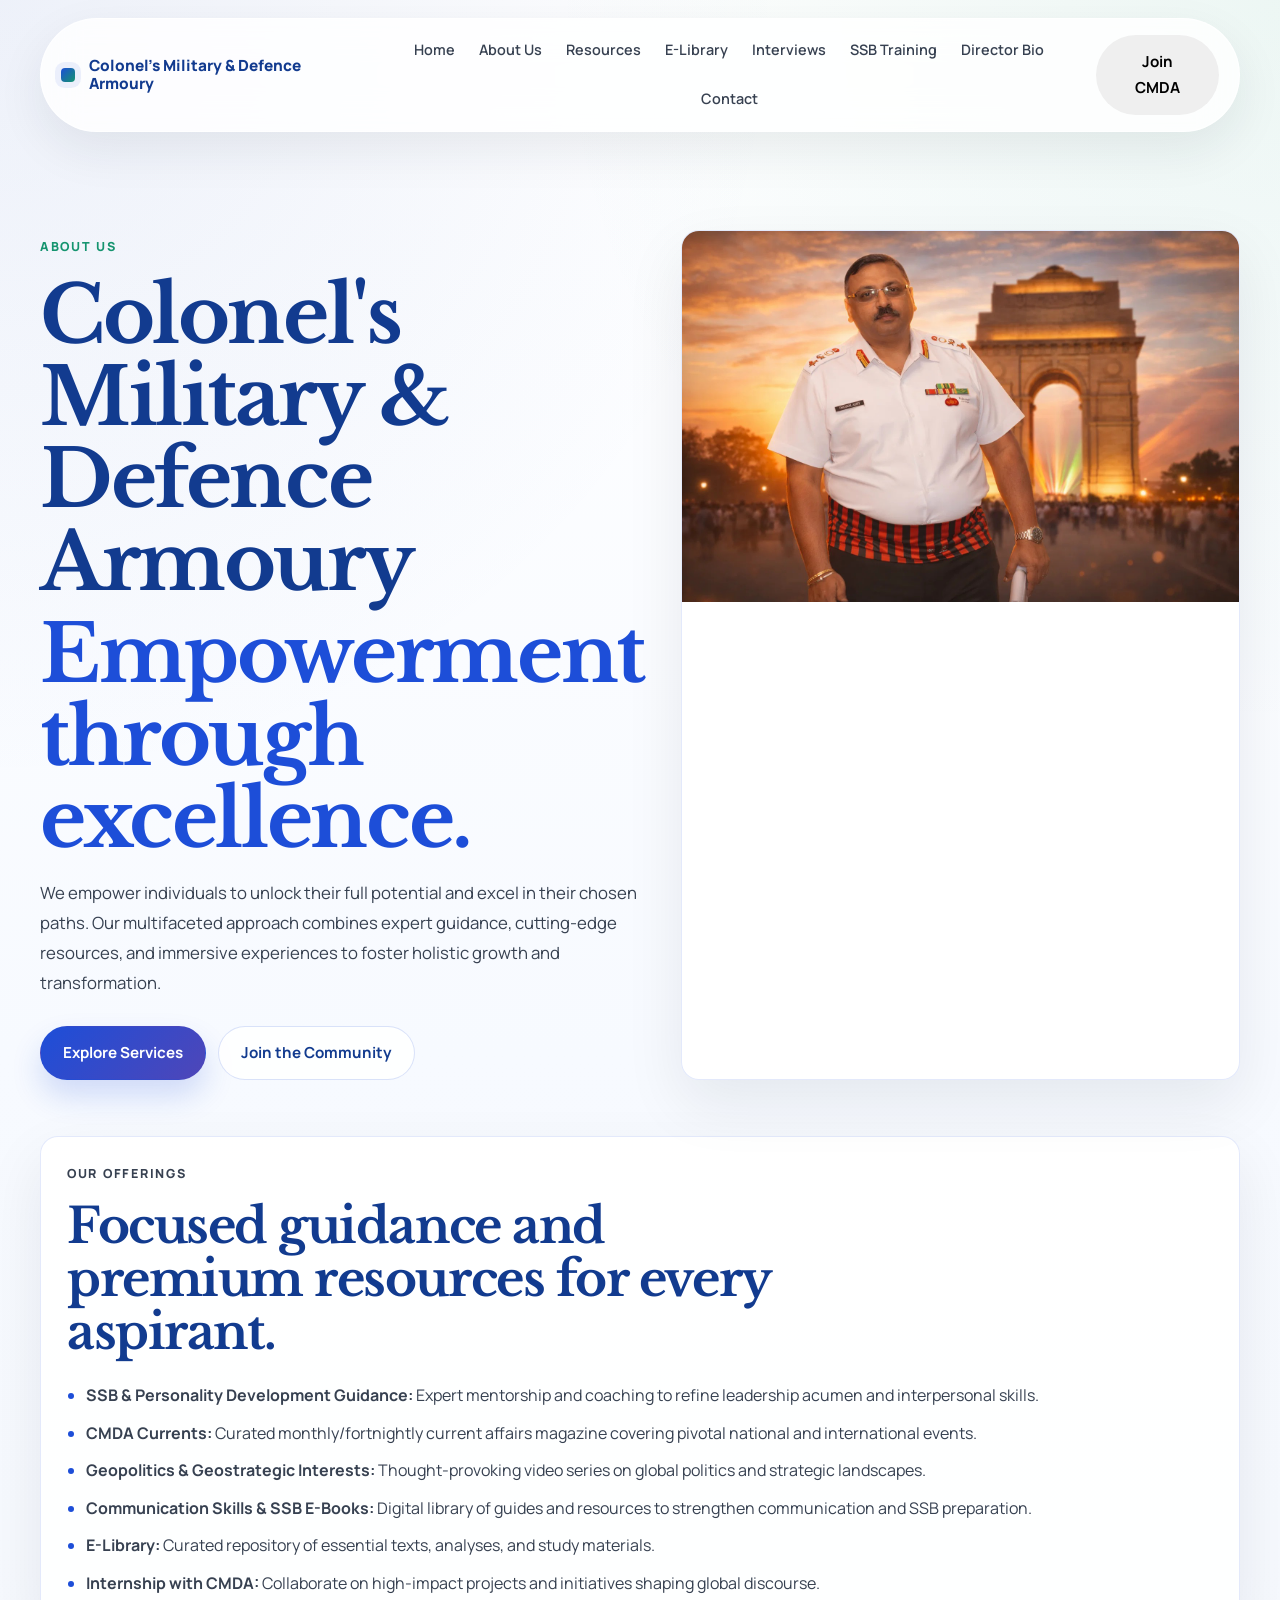
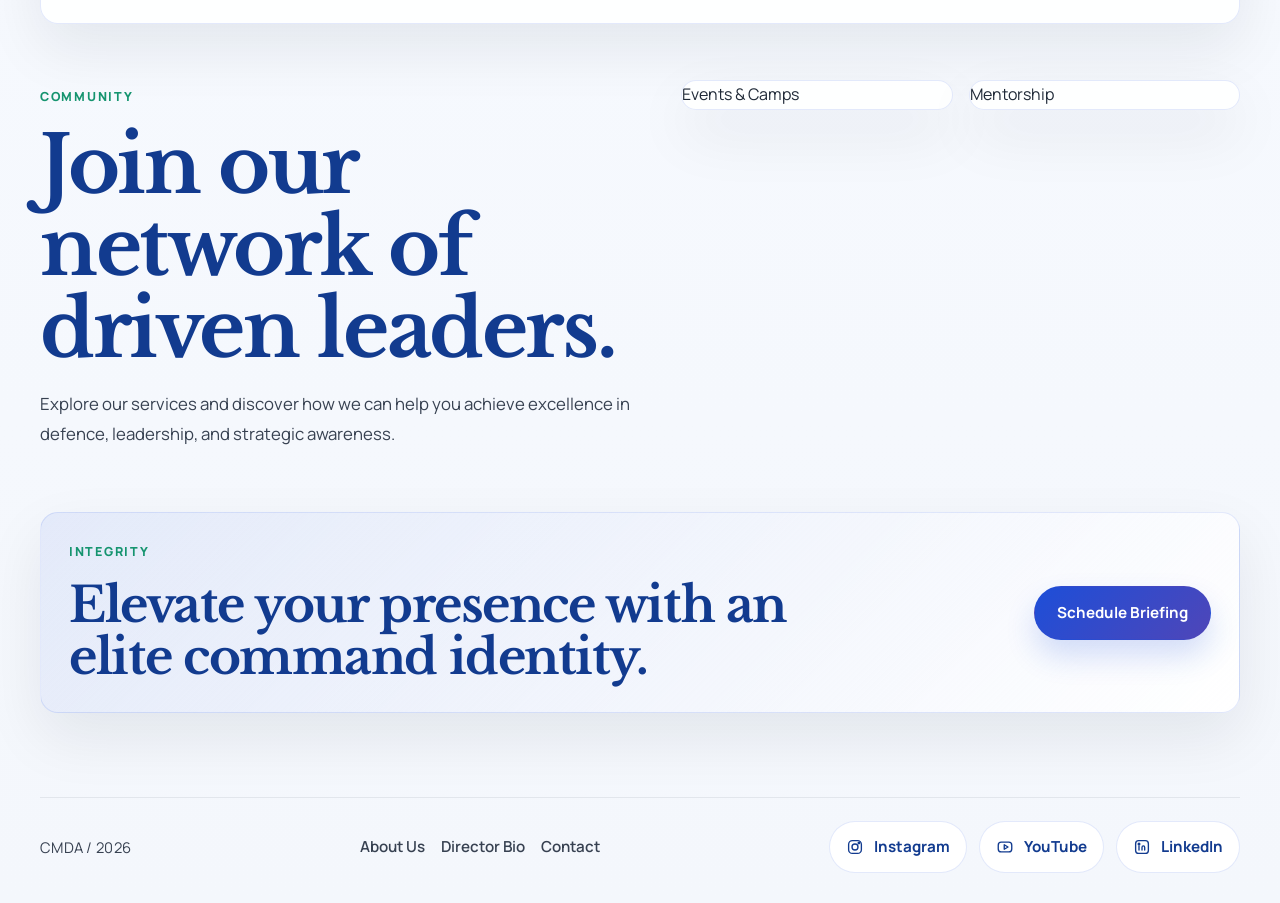
<file: about.html>
<!doctype html>
<html lang="en">
  <head>
    <meta charset="utf-8" />
    <meta name="viewport" content="width=device-width, initial-scale=1" />
    <title>Colonel's Military & Defence Armoury | About Us</title>
    <link rel="preconnect" href="https://fonts.googleapis.com" />
    <link rel="preconnect" href="https://fonts.gstatic.com" crossorigin />
    <link
      href="https://fonts.googleapis.com/css2?family=Libre+Baskerville:wght@400;700&family=Manrope:wght@400;500;600;700;800&display=swap"
      rel="stylesheet"
    />
    <link rel="stylesheet" href="styles.css" />
  </head>
  <body>
    <div class="terrain" aria-hidden="true"></div>
    <div class="glow one" aria-hidden="true"></div>
    <div class="glow two" aria-hidden="true"></div>

    <header class="site-header">
      <div class="logo">
        <span class="logo-mark"></span>
        <span class="logo-text">Colonel's Military &amp; Defence Armoury</span>
      </div>
      <nav class="site-nav">
        <a href="index.html">Home</a>
        <a href="about.html">About Us</a>
        <a href="index.html#resources">Resources</a>
        <a href="index.html#e-library">E-Library</a>
        <a href="index.html#interviews">Interviews</a>
        <a href="index.html#training">SSB Training</a>
        <a href="bio.html">Director Bio</a>
        <a href="contact.html">Contact</a>
      </nav>
      <button class="cta">Join CMDA</button>
    </header>

    <main>
      <section class="page-hero">
        <div>
          <p class="eyebrow">About Us</p>
          <h1 class="headline">
            Colonel's Military &amp; Defence Armoury
            <span>Empowerment through excellence.</span>
          </h1>
          <p class="lead">
            We empower individuals to unlock their full potential and excel in
            their chosen paths. Our multifaceted approach combines expert
            guidance, cutting-edge resources, and immersive experiences to
            foster holistic growth and transformation.
          </p>
          <div class="hero-actions">
            <button class="cta solid">Explore Services</button>
            <button class="cta ghost">Join the Community</button>
          </div>
        </div>
        <div class="photo-slot">
          <img
            src="images/profile.jpeg"
            alt="Colonel Bhasker Gupta in uniform"
          />
        </div>
      </section>

      <section class="panel">
        <div class="section-title">
          <p class="eyebrow">Our Offerings</p>
          <h2>Focused guidance and premium resources for every aspirant.</h2>
        </div>
        <ul class="list">
          <li>
            <strong>SSB &amp; Personality Development Guidance:</strong> Expert
            mentorship and coaching to refine leadership acumen and
            interpersonal skills.
          </li>
          <li>
            <strong>CMDA Currents:</strong> Curated monthly/fortnightly current
            affairs magazine covering pivotal national and international events.
          </li>
          <li>
            <strong>Geopolitics &amp; Geostrategic Interests:</strong>
            Thought-provoking video series on global politics and strategic
            landscapes.
          </li>
          <li>
            <strong>Communication Skills &amp; SSB E-Books:</strong> Digital
            library of guides and resources to strengthen communication and
            SSB preparation.
          </li>
          <li>
            <strong>E-Library:</strong> Curated repository of essential texts,
            analyses, and study materials.
          </li>
          <li>
            <strong>Internship with CMDA:</strong> Collaborate on high-impact
            projects and initiatives shaping global discourse.
          </li>
        </ul>
      </section>

      <section class="page-hero">
        <div>
          <p class="eyebrow">Community</p>
          <h2 class="headline">Join our network of driven leaders.</h2>
          <p class="lead">
            Explore our services and discover how we can help you achieve
            excellence in defence, leadership, and strategic awareness.
          </p>
        </div>
        <div class="card-grid">
          <div class="photo-slot">Events &amp; Camps</div>
          <div class="photo-slot">Mentorship</div>
        </div>
      </section>

      <section class="cta-bar">
        <div>
          <p class="eyebrow">Integrity</p>
          <h2>Elevate your presence with an elite command identity.</h2>
        </div>
        <button class="cta solid">Schedule Briefing</button>
      </section>
    </main>

    <footer class="site-footer">
      <p class="mono">CMDA / 2026</p>
      <div class="footer-links">
        <a href="about.html">About Us</a>
        <a href="bio.html">Director Bio</a>
        <a href="contact.html">Contact</a>
      </div>
      <div class="social-links footer-social-links" aria-label="Social profiles">
        <a class="social-link" href="https://www.instagram.com/cmda.newsmag?igsh=cGYxbjd5dHB4bTIz" target="_blank" rel="noopener noreferrer" aria-label="Instagram">
          <svg viewBox="0 0 24 24" aria-hidden="true">
            <rect x="3.5" y="3.5" width="17" height="17" rx="5"></rect>
            <circle cx="12" cy="12" r="4"></circle>
            <circle cx="17.2" cy="6.8" r="1"></circle>
          </svg>
          <span>Instagram</span>
        </a>
        <a class="social-link" href="https://youtube.com/@coloneldrbhaskerguptaret-dw2mz?si=L4wlUFksmIxPOQcJ" target="_blank" rel="noopener noreferrer" aria-label="YouTube">
          <svg viewBox="0 0 24 24" aria-hidden="true">
            <rect x="3" y="5.5" width="18" height="13" rx="4"></rect>
            <path d="M11 9l5 3-5 3V9z"></path>
          </svg>
          <span>YouTube</span>
        </a>
        <a class="social-link" href="https://www.linkedin.com/in/bhasker-gupta-a6364b60?utm_source=share_via&utm_content=profile&utm_medium=member_android" target="_blank" rel="noopener noreferrer" aria-label="LinkedIn">
          <svg viewBox="0 0 24 24" aria-hidden="true">
            <rect x="3.5" y="3.5" width="17" height="17" rx="4"></rect>
            <path d="M8 10.5V16"></path>
            <circle cx="8" cy="8" r="1.1"></circle>
            <path d="M12 16v-3.3c0-1.5.8-2.2 1.8-2.2 1.2 0 1.8.8 1.8 2.2V16"></path>
          </svg>
          <span>LinkedIn</span>
        </a>
      </div>
    </footer>

    <script src="script.js"></script>
  </body>
</html>
</file>
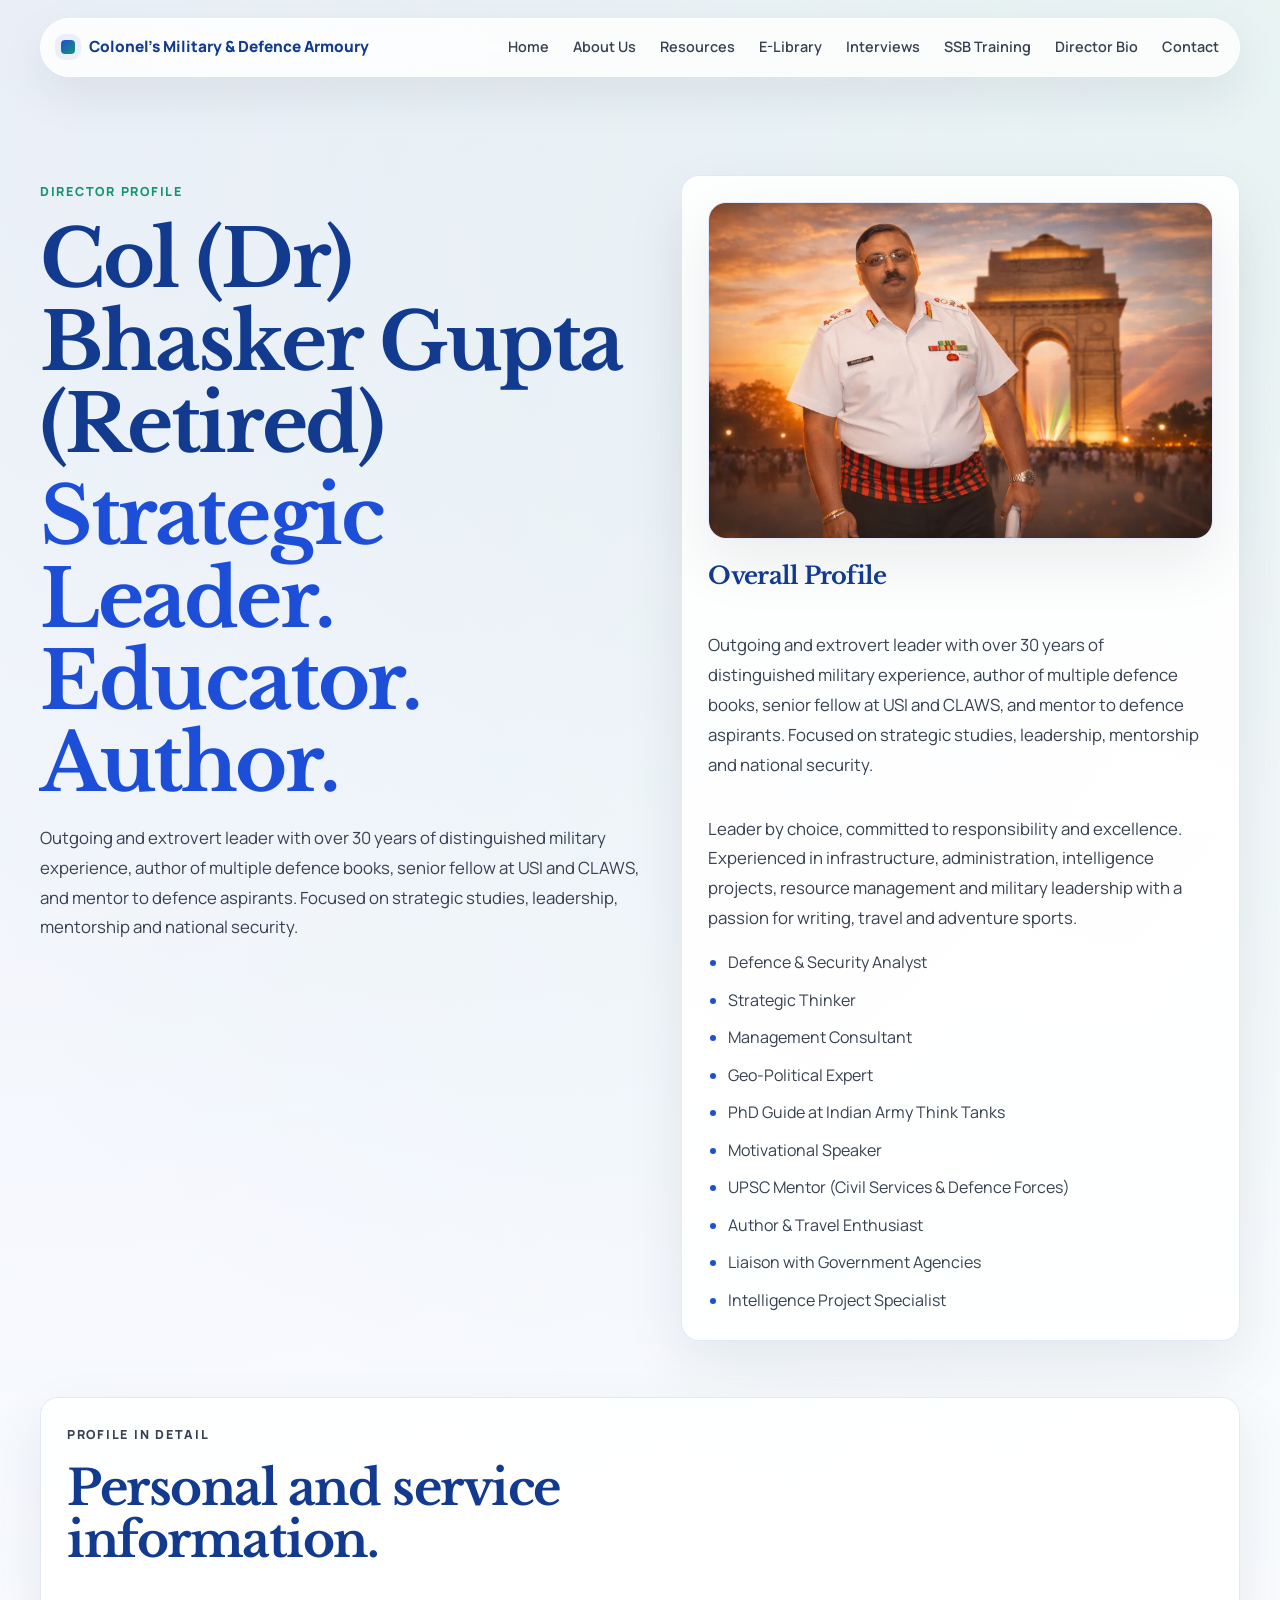
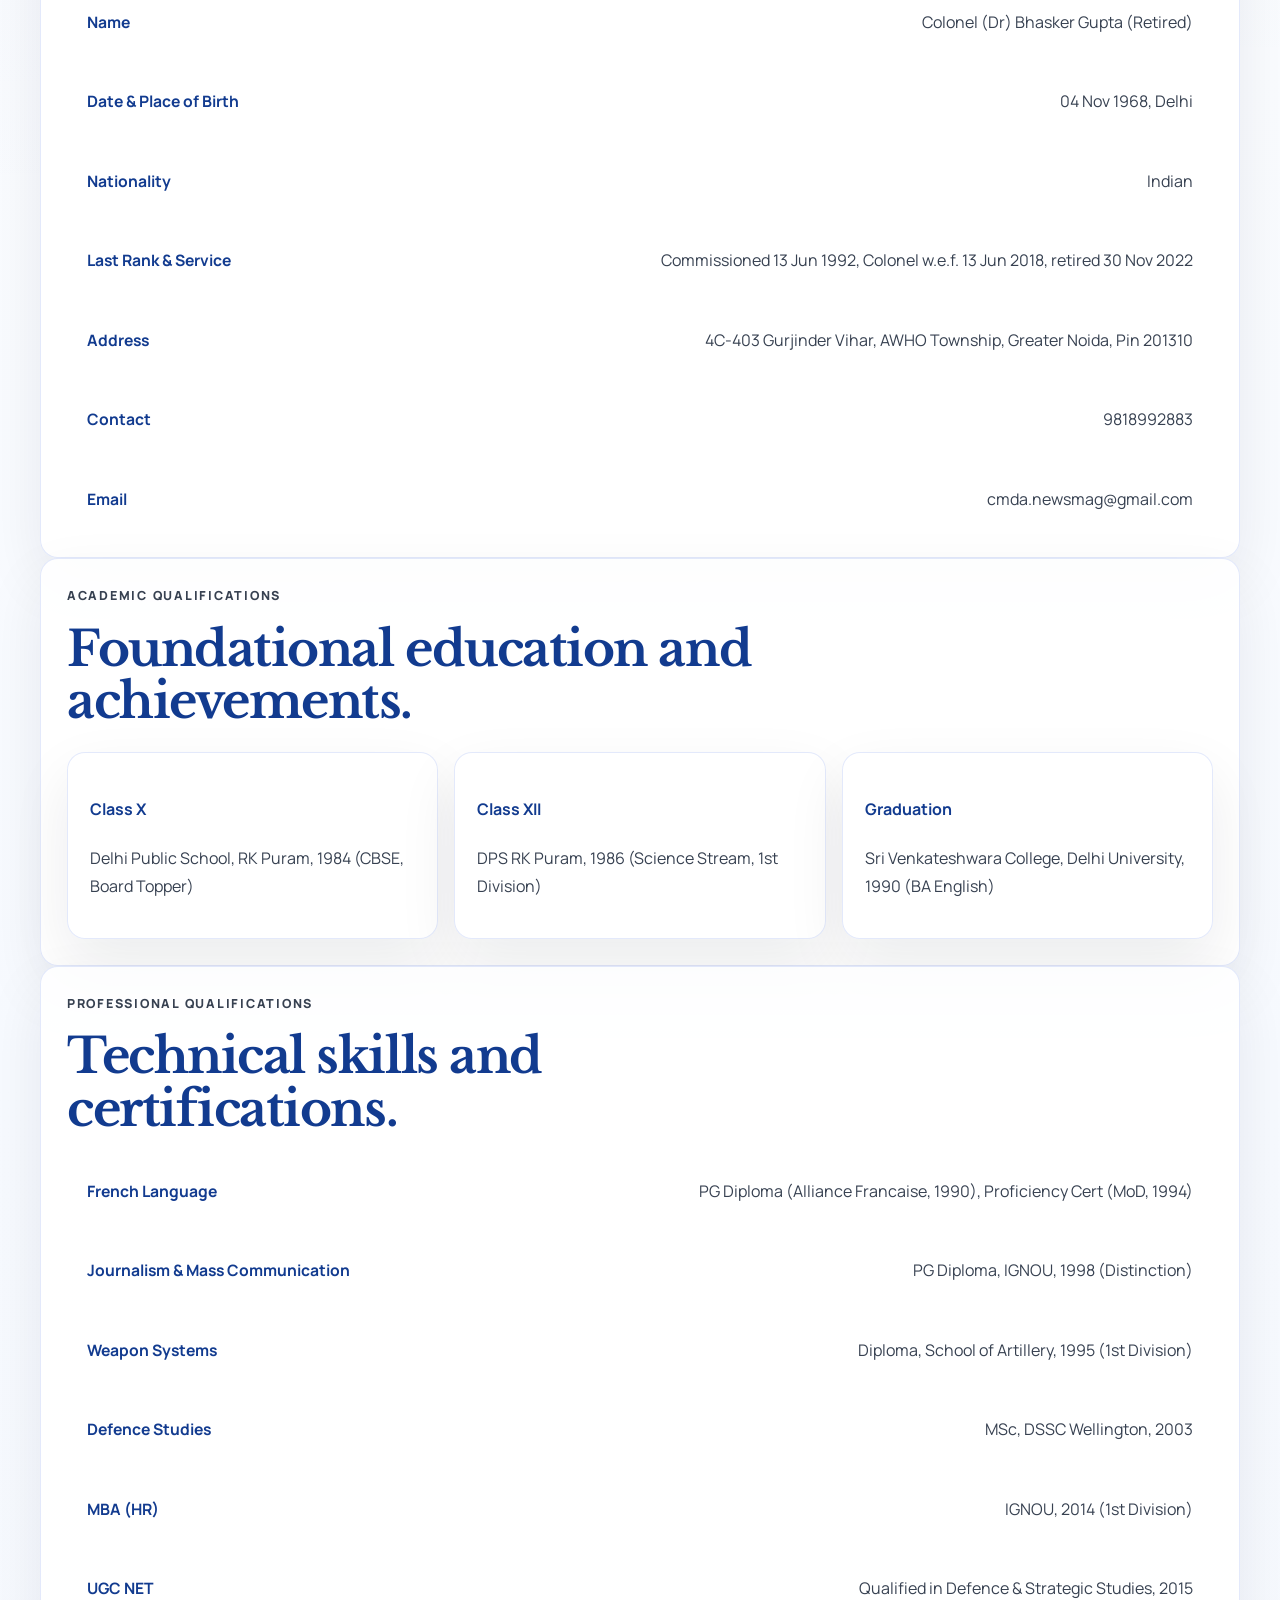
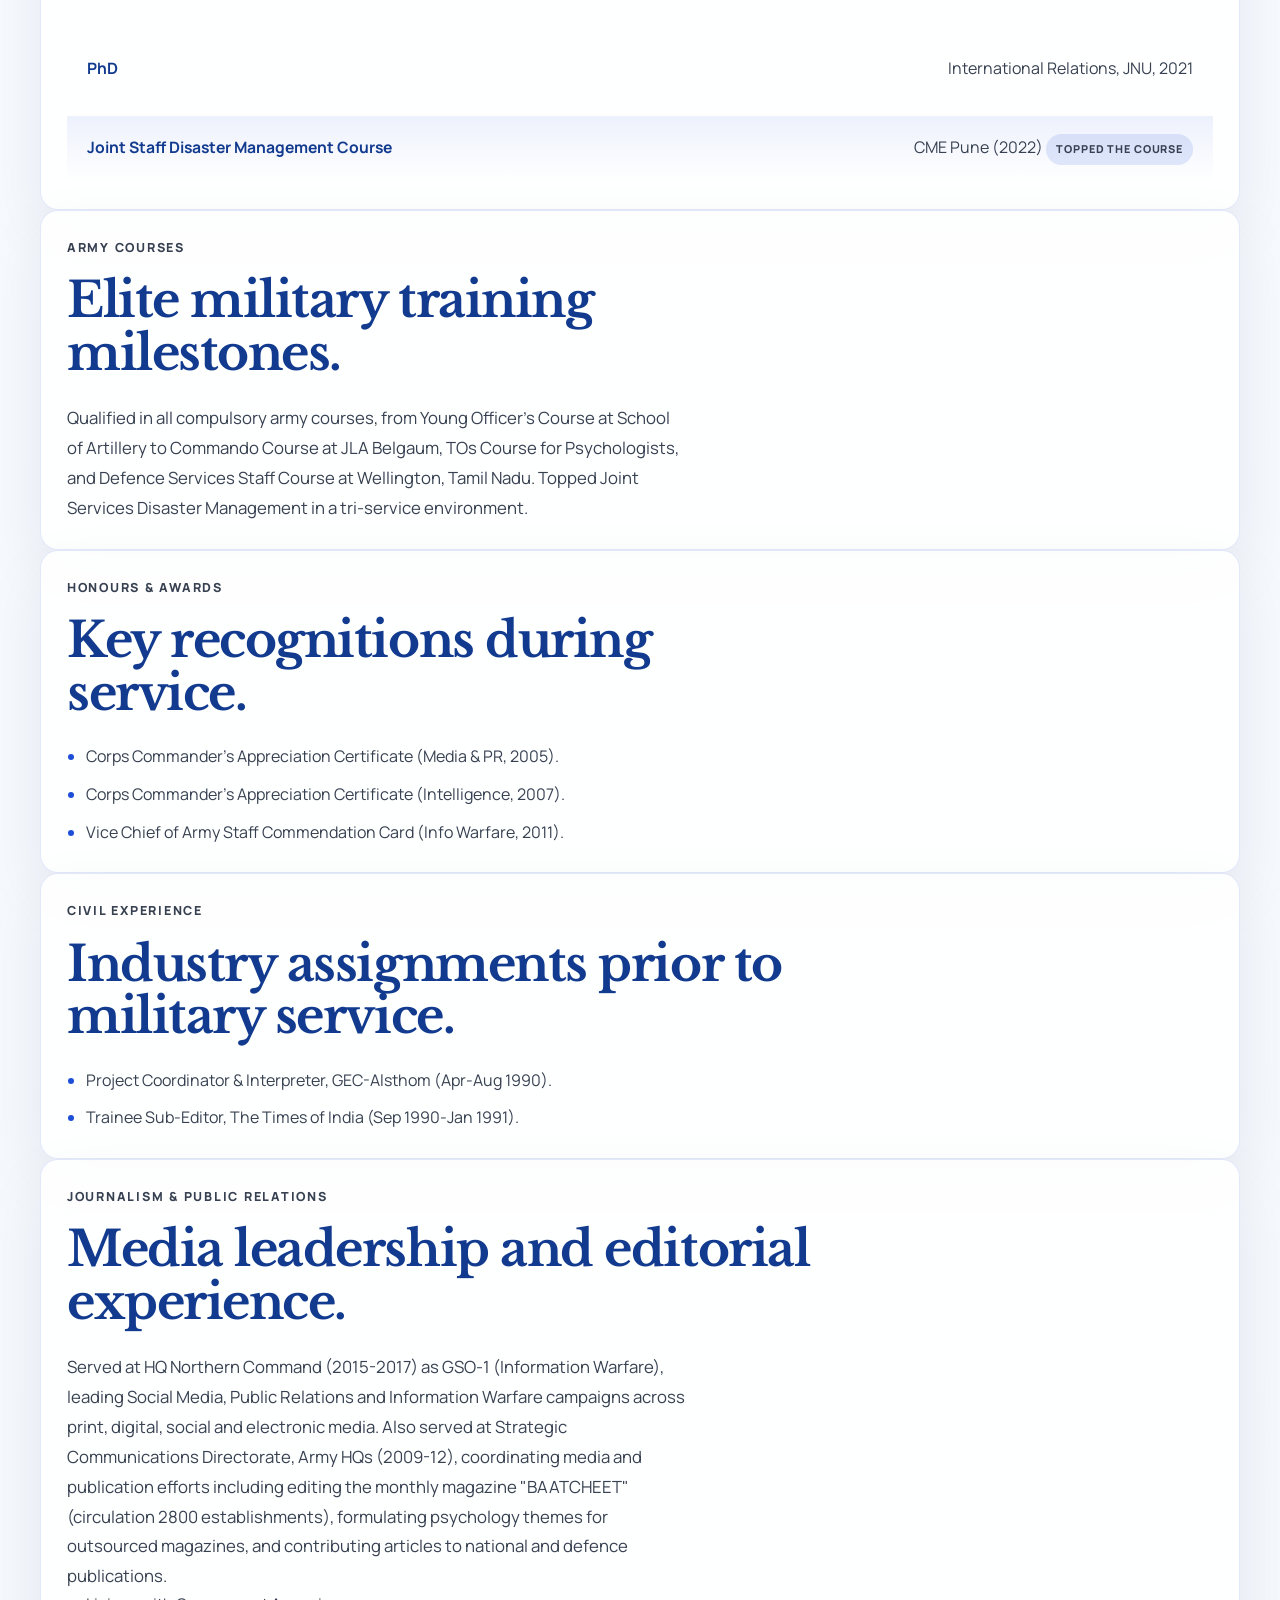
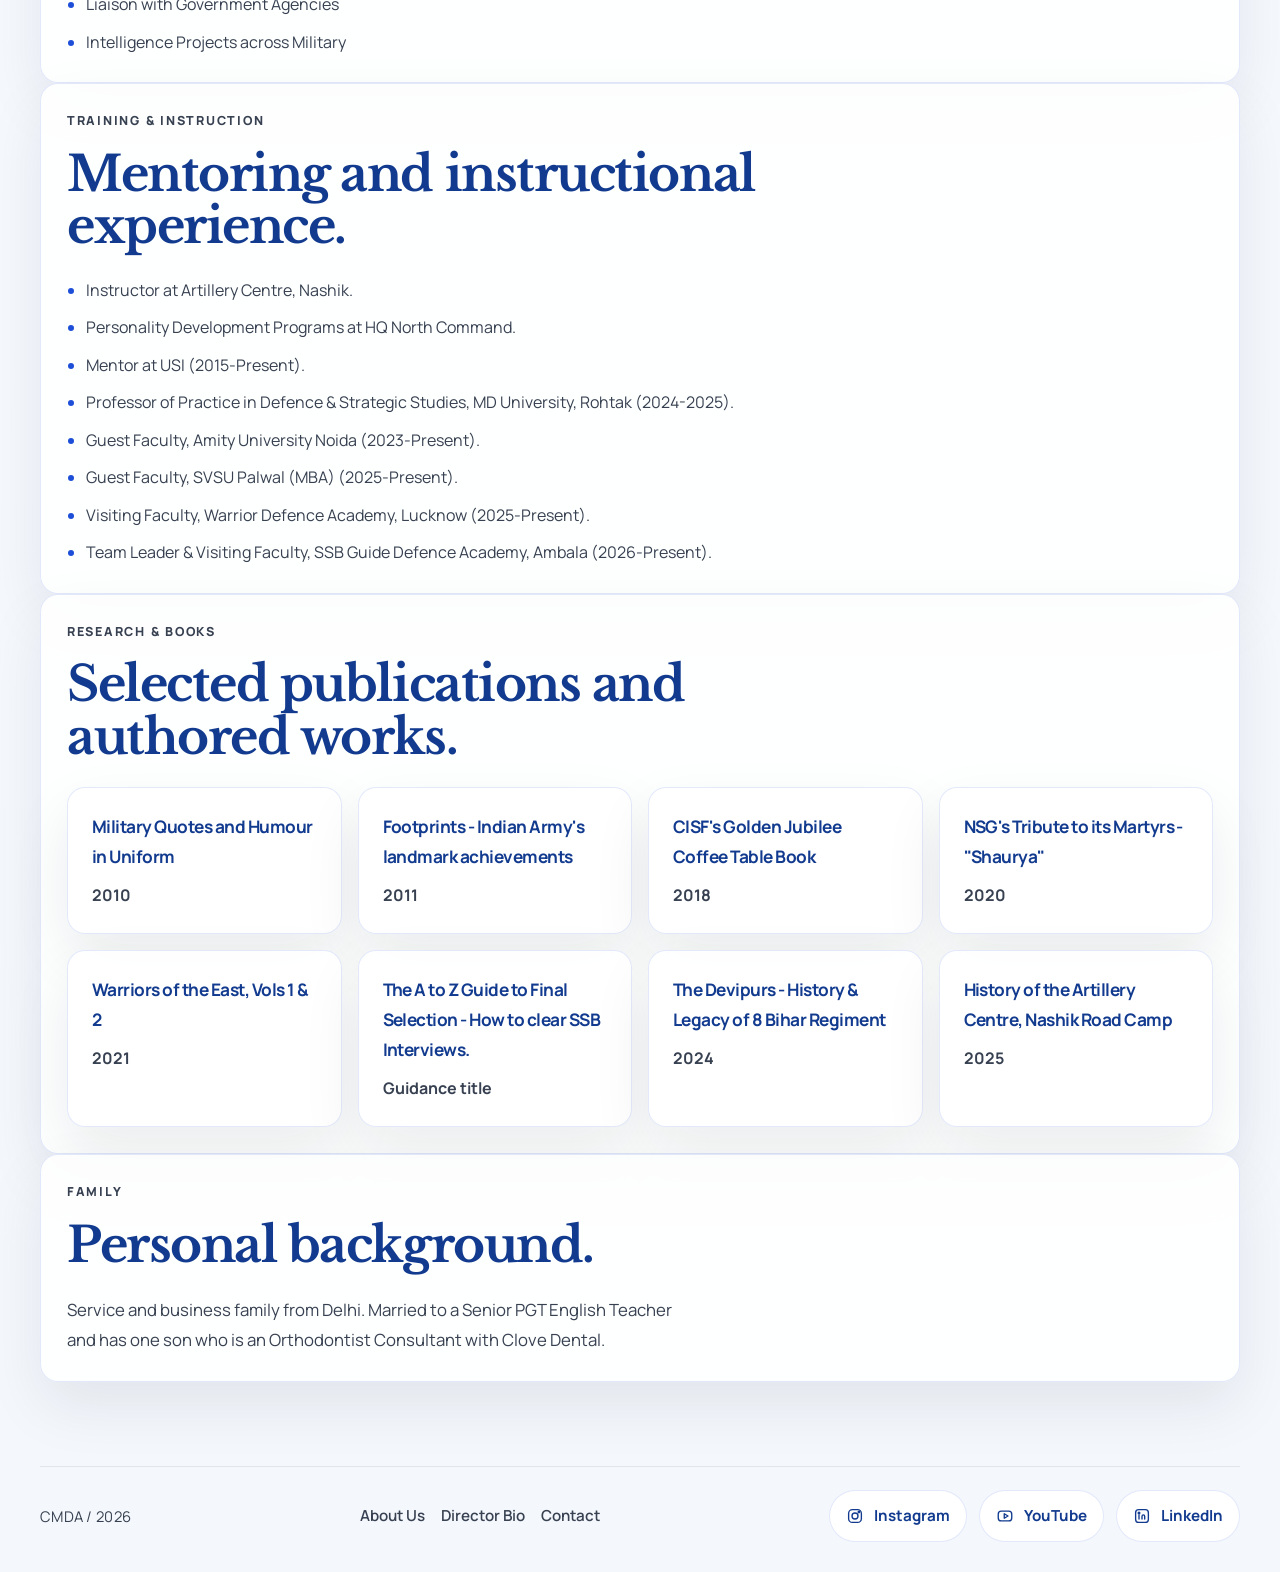
<file: bio.html>
<!doctype html>
<html lang="en">
  <head>
    <meta charset="utf-8" />
    <meta name="viewport" content="width=device-width, initial-scale=1" />
    <title>Colonel's Military & Defence Armoury | Director Bio</title>
    <link rel="preconnect" href="https://fonts.googleapis.com" />
    <link rel="preconnect" href="https://fonts.gstatic.com" crossorigin />
    <link
      href="https://fonts.googleapis.com/css2?family=Libre+Baskerville:wght@400;700&family=Manrope:wght@400;500;600;700;800&display=swap"
      rel="stylesheet"
    />
    <link rel="stylesheet" href="styles.css" />
  </head>
  <body>
    <div class="terrain" aria-hidden="true"></div>
    <div class="glow one" aria-hidden="true"></div>
    <div class="glow two" aria-hidden="true"></div>

    <header class="site-header">
      <div class="logo">
        <span class="logo-mark"></span>
        <span class="logo-text">Colonel's Military &amp; Defence Armoury</span>
      </div>
      <nav class="site-nav">
        <a href="index.html">Home</a>
        <a href="about.html">About Us</a>
        <a href="index.html#resources">Resources</a>
        <a href="index.html#e-library">E-Library</a>
        <a href="index.html#interviews">Interviews</a>
        <a href="index.html#training">SSB Training</a>
        <a href="bio.html">Director Bio</a>
        <a href="contact.html">Contact</a>
      </nav>
    </header>

    <main>
      <section class="page-hero reveal">
        <div>
          <p class="eyebrow">Director Profile</p>
          <h1 class="headline">
            Col (Dr) Bhasker Gupta (Retired)
            <span>Strategic Leader.<br />Educator.<br />Author.</span>
          </h1>
          <p class="lead">
            Outgoing and extrovert leader with over 30 years of distinguished
            military experience, author of multiple defence books, senior
            fellow at USI and CLAWS, and mentor to defence aspirants. Focused on
            strategic studies, leadership, mentorship and national security.
          </p>
        </div>
        <div class="panel content">
          <div class="photo-slot">
            <img
              src="images/profile.jpeg"
              alt="Colonel Bhasker Gupta"
            />
          </div>
          <h2>Overall Profile</h2>
          <p class="lead">
            Outgoing and extrovert leader with over 30 years of distinguished
            military experience, author of multiple defence books, senior
            fellow at USI and CLAWS, and mentor to defence aspirants. Focused on
            strategic studies, leadership, mentorship and national security.
          </p>
          <p class="lead">
            Leader by choice, committed to responsibility and excellence.
            Experienced in infrastructure, administration, intelligence
            projects, resource management and military leadership with a
            passion for writing, travel and adventure sports.
          </p>
          <ul class="list">
            <li>Defence &amp; Security Analyst</li>
            <li>Strategic Thinker</li>
            <li>Management Consultant</li>
            <li>Geo-Political Expert</li>
            <li>PhD Guide at Indian Army Think Tanks</li>
            <li>Motivational Speaker</li>
            <li>UPSC Mentor (Civil Services &amp; Defence Forces)</li>
            <li>Author &amp; Travel Enthusiast</li>
            <li>Liaison with Government Agencies</li>
            <li>Intelligence Project Specialist</li>
          </ul>
        </div>
      </section>

      <section class="panel reveal">
        <div class="section-title">
          <p class="eyebrow">Profile in Detail</p>
          <h2>Personal and service information.</h2>
        </div>
        <div class="table-grid">
          <div class="table-row">
            <strong>Name</strong>
            <span>Colonel (Dr) Bhasker Gupta (Retired)</span>
          </div>
          <div class="table-row">
            <strong>Date &amp; Place of Birth</strong>
            <span>04 Nov 1968, Delhi</span>
          </div>
          <div class="table-row">
            <strong>Nationality</strong>
            <span>Indian</span>
          </div>
          <div class="table-row">
            <strong>Last Rank &amp; Service</strong>
            <span>Commissioned 13 Jun 1992, Colonel w.e.f. 13 Jun 2018, retired 30 Nov 2022</span>
          </div>
          <div class="table-row">
            <strong>Address</strong>
            <span>4C-403 Gurjinder Vihar, AWHO Township, Greater Noida, Pin 201310</span>
          </div>
          <div class="table-row">
            <strong>Contact</strong>
            <span>9818992883</span>
          </div>
          <div class="table-row">
            <strong>Email</strong>
            <span>cmda.newsmag@gmail.com</span>
          </div>
        </div>
      </section>

      <section class="panel reveal">
        <div class="section-title">
          <p class="eyebrow">Academic Qualifications</p>
          <h2>Foundational education and achievements.</h2>
        </div>
        <div class="info-grid">
          <div class="info-card">
            <h4>Class X</h4>
            <p>Delhi Public School, RK Puram, 1984 (CBSE, Board Topper)</p>
          </div>
          <div class="info-card">
            <h4>Class XII</h4>
            <p>DPS RK Puram, 1986 (Science Stream, 1st Division)</p>
          </div>
          <div class="info-card">
            <h4>Graduation</h4>
            <p>Sri Venkateshwara College, Delhi University, 1990 (BA English)</p>
          </div>
        </div>
      </section>

      <section class="panel reveal">
        <div class="section-title">
          <p class="eyebrow">Professional Qualifications</p>
          <h2>Technical skills and certifications.</h2>
        </div>
        <div class="table-grid">
          <div class="table-row">
            <strong>French Language</strong>
            <span>PG Diploma (Alliance Francaise, 1990), Proficiency Cert (MoD, 1994)</span>
          </div>
          <div class="table-row">
            <strong>Journalism &amp; Mass Communication</strong>
            <span>PG Diploma, IGNOU, 1998 (Distinction)</span>
          </div>
          <div class="table-row">
            <strong>Weapon Systems</strong>
            <span>Diploma, School of Artillery, 1995 (1st Division)</span>
          </div>
          <div class="table-row">
            <strong>Defence Studies</strong>
            <span>MSc, DSSC Wellington, 2003</span>
          </div>
          <div class="table-row">
            <strong>MBA (HR)</strong>
            <span>IGNOU, 2014 (1st Division)</span>
          </div>
          <div class="table-row">
            <strong>UGC NET</strong>
            <span>Qualified in Defence &amp; Strategic Studies, 2015</span>
          </div>
          <div class="table-row">
            <strong>PhD</strong>
            <span>International Relations, JNU, 2021</span>
          </div>
          <div class="table-row highlight">
            <strong>Joint Staff Disaster Management Course</strong>
            <span>
              CME Pune (2022)
              <span class="achievement-badge">Topped the Course</span>
            </span>
          </div>
        </div>
      </section>

      <section class="panel reveal">
        <div class="section-title">
          <p class="eyebrow">Army Courses</p>
          <h2>Elite military training milestones.</h2>
        </div>
        <p class="lead">
          Qualified in all compulsory army courses, from Young Officer's Course
          at School of Artillery to Commando Course at JLA Belgaum, TOs Course
          for Psychologists, and Defence Services Staff Course at Wellington,
          Tamil Nadu. Topped Joint Services Disaster Management in a tri-service
          environment.
        </p>
      </section>

      <section class="panel reveal">
        <div class="section-title">
          <p class="eyebrow">Honours &amp; Awards</p>
          <h2>Key recognitions during service.</h2>
        </div>
        <ul class="list">
          <li>Corps Commander's Appreciation Certificate (Media &amp; PR, 2005).</li>
          <li>Corps Commander's Appreciation Certificate (Intelligence, 2007).</li>
          <li>Vice Chief of Army Staff Commendation Card (Info Warfare, 2011).</li>
        </ul>
      </section>

      <section class="panel reveal">
        <div class="section-title">
          <p class="eyebrow">Civil Experience</p>
          <h2>Industry assignments prior to military service.</h2>
        </div>
        <ul class="list">
          <li>Project Coordinator &amp; Interpreter, GEC-Alsthom (Apr-Aug 1990).</li>
          <li>Trainee Sub-Editor, The Times of India (Sep 1990-Jan 1991).</li>
        </ul>
      </section>

      <section class="panel reveal">
        <div class="section-title">
          <p class="eyebrow">Journalism &amp; Public Relations</p>
          <h2>Media leadership and editorial experience.</h2>
        </div>
        <div class="content">
          <p class="lead">
            Served at HQ Northern Command (2015-2017) as GSO-1 (Information
            Warfare), leading Social Media, Public Relations and Information
            Warfare campaigns across print, digital, social and electronic
            media. Also served at Strategic Communications Directorate, Army HQs
            (2009-12), coordinating media and publication efforts including
            editing the monthly magazine "BAATCHEET" (circulation 2800
            establishments), formulating psychology themes for outsourced
            magazines, and contributing articles to national and defence
            publications.
          </p>
          <ul class="list">
            <li>Liaison with Government Agencies</li>
            <li>Intelligence Projects across Military</li>
          </ul>
        </div>
      </section>

      <section class="panel reveal">
        <div class="section-title">
          <p class="eyebrow">Training &amp; Instruction</p>
          <h2>Mentoring and instructional experience.</h2>
        </div>
        <ul class="list">
          <li>Instructor at Artillery Centre, Nashik.</li>
          <li>Personality Development Programs at HQ North Command.</li>
          <li>Mentor at USI (2015-Present).</li>
          <li>
            Professor of Practice in Defence &amp; Strategic Studies, MD
            University, Rohtak (2024-2025).
          </li>
          <li>Guest Faculty, Amity University Noida (2023-Present).</li>
          <li>Guest Faculty, SVSU Palwal (MBA) (2025-Present).</li>
          <li>Visiting Faculty, Warrior Defence Academy, Lucknow (2025-Present).</li>
          <li>
            Team Leader &amp; Visiting Faculty, SSB Guide Defence Academy,
            Ambala (2026-Present).
          </li>
        </ul>
      </section>

      <section class="panel reveal">
        <div class="section-title">
          <p class="eyebrow">Research &amp; Books</p>
          <h2>Selected publications and authored works.</h2>
        </div>
        <div class="book-grid">
          <article class="book-card card">
            <h3>Military Quotes and Humour in Uniform</h3>
            <p>2010</p>
          </article>
          <article class="book-card card">
            <h3>Footprints - Indian Army's landmark achievements</h3>
            <p>2011</p>
          </article>
          <article class="book-card card">
            <h3>CISF's Golden Jubilee Coffee Table Book</h3>
            <p>2018</p>
          </article>
          <article class="book-card card">
            <h3>NSG's Tribute to its Martyrs - "Shaurya"</h3>
            <p>2020</p>
          </article>
          <article class="book-card card">
            <h3>Warriors of the East, Vols 1 &amp; 2</h3>
            <p>2021</p>
          </article>
          <article class="book-card card">
            <h3>The A to Z Guide to Final Selection - How to clear SSB Interviews.</h3>
            <p>Guidance title</p>
          </article>
          <article class="book-card card">
            <h3>The Devipurs - History &amp; Legacy of 8 Bihar Regiment</h3>
            <p>2024</p>
          </article>
          <article class="book-card card">
            <h3>History of the Artillery Centre, Nashik Road Camp</h3>
            <p>2025</p>
          </article>
        </div>
      </section>

      <section class="panel reveal">
        <div class="section-title">
          <p class="eyebrow">Family</p>
          <h2>Personal background.</h2>
        </div>
        <p class="lead">
          Service and business family from Delhi. Married to a Senior PGT
          English Teacher and has one son who is an Orthodontist Consultant
          with Clove Dental.
        </p>
      </section>

    </main>

    <footer class="site-footer">
      <p class="mono">CMDA / 2026</p>
      <div class="footer-links">
        <a href="about.html">About Us</a>
        <a href="bio.html">Director Bio</a>
        <a href="contact.html">Contact</a>
      </div>
      <div class="social-links footer-social-links" aria-label="Social profiles">
        <a class="social-link" href="https://www.instagram.com/cmda.newsmag?igsh=cGYxbjd5dHB4bTIz" target="_blank" rel="noopener noreferrer" aria-label="Instagram">
          <svg viewBox="0 0 24 24" aria-hidden="true">
            <rect x="3.5" y="3.5" width="17" height="17" rx="5"></rect>
            <circle cx="12" cy="12" r="4"></circle>
            <circle cx="17.2" cy="6.8" r="1"></circle>
          </svg>
          <span>Instagram</span>
        </a>
        <a class="social-link" href="https://youtube.com/@coloneldrbhaskerguptaret-dw2mz?si=L4wlUFksmIxPOQcJ" target="_blank" rel="noopener noreferrer" aria-label="YouTube">
          <svg viewBox="0 0 24 24" aria-hidden="true">
            <rect x="3" y="5.5" width="18" height="13" rx="4"></rect>
            <path d="M11 9l5 3-5 3V9z"></path>
          </svg>
          <span>YouTube</span>
        </a>
        <a class="social-link" href="https://www.linkedin.com/in/bhasker-gupta-a6364b60?utm_source=share_via&utm_content=profile&utm_medium=member_android" target="_blank" rel="noopener noreferrer" aria-label="LinkedIn">
          <svg viewBox="0 0 24 24" aria-hidden="true">
            <rect x="3.5" y="3.5" width="17" height="17" rx="4"></rect>
            <path d="M8 10.5V16"></path>
            <circle cx="8" cy="8" r="1.1"></circle>
            <path d="M12 16v-3.3c0-1.5.8-2.2 1.8-2.2 1.2 0 1.8.8 1.8 2.2V16"></path>
          </svg>
          <span>LinkedIn</span>
        </a>
      </div>
    </footer>

    <script src="script.js"></script>
  </body>
</html>
</file>
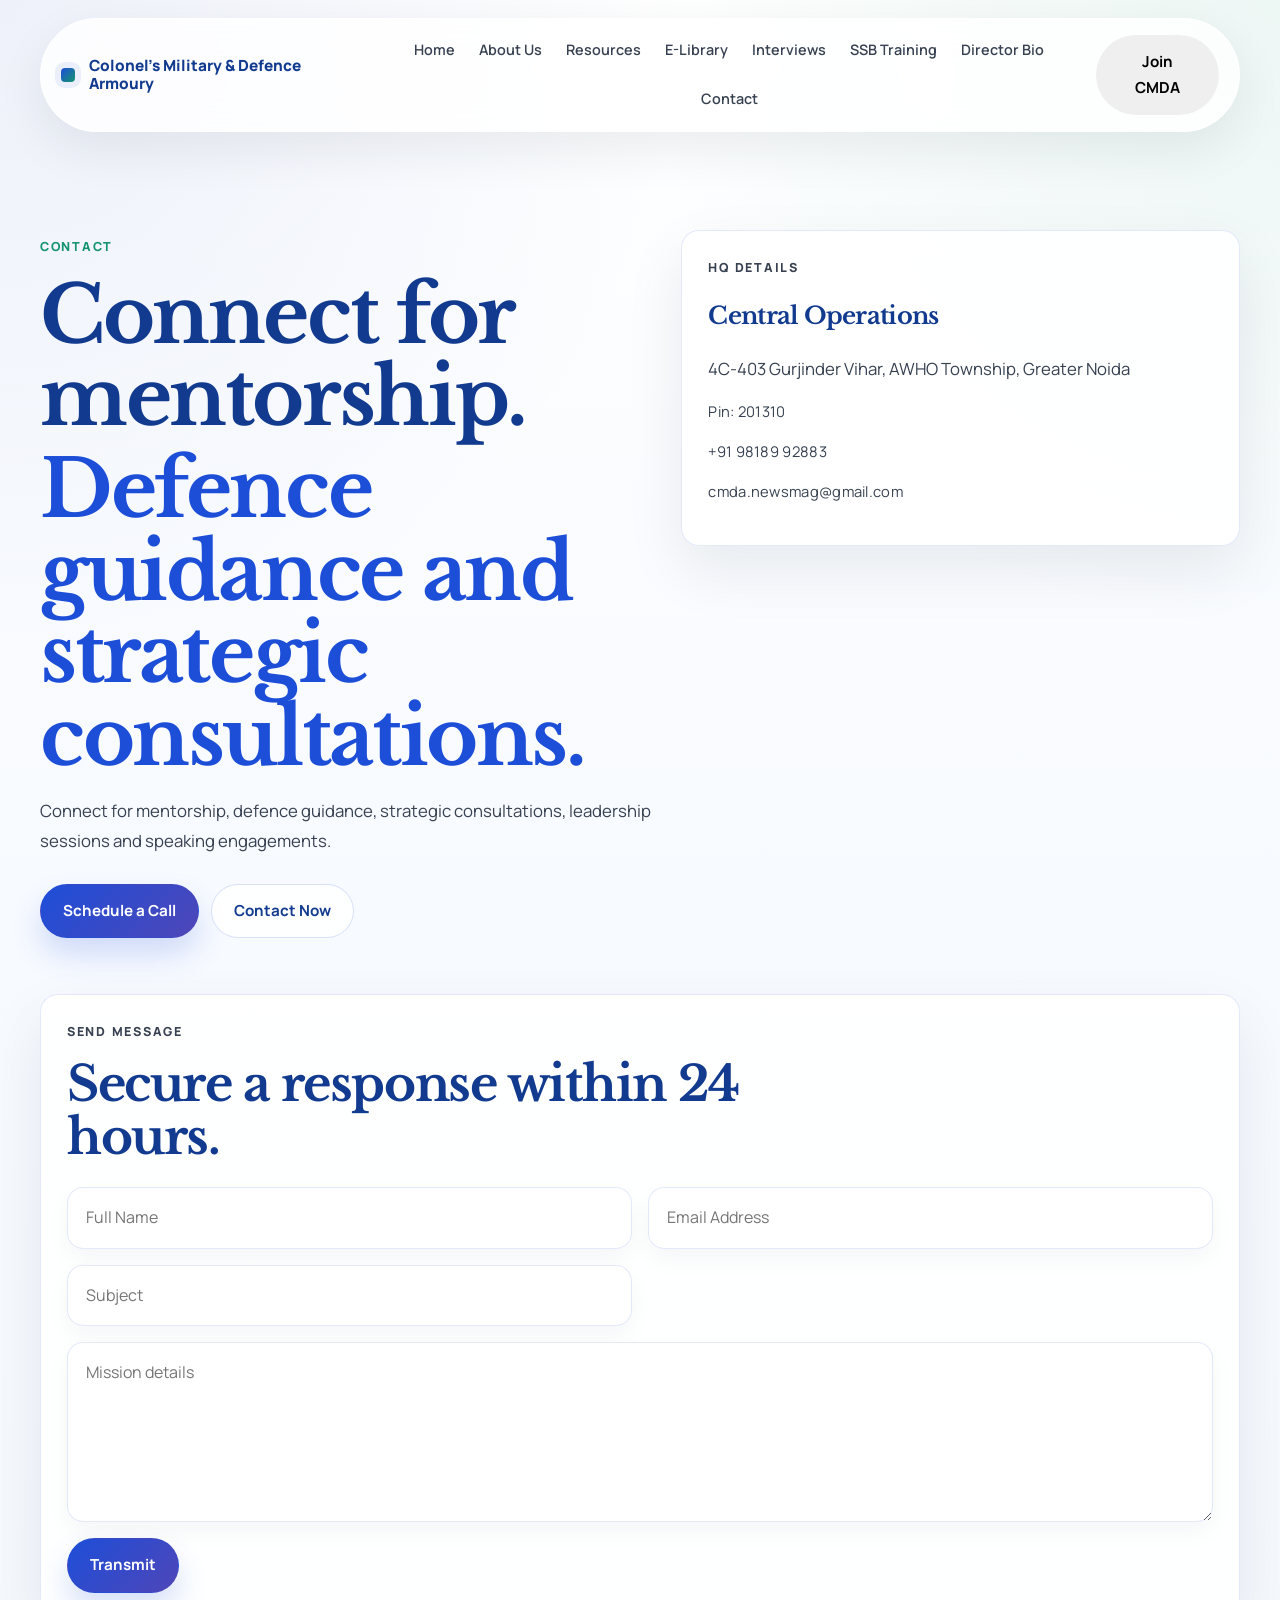
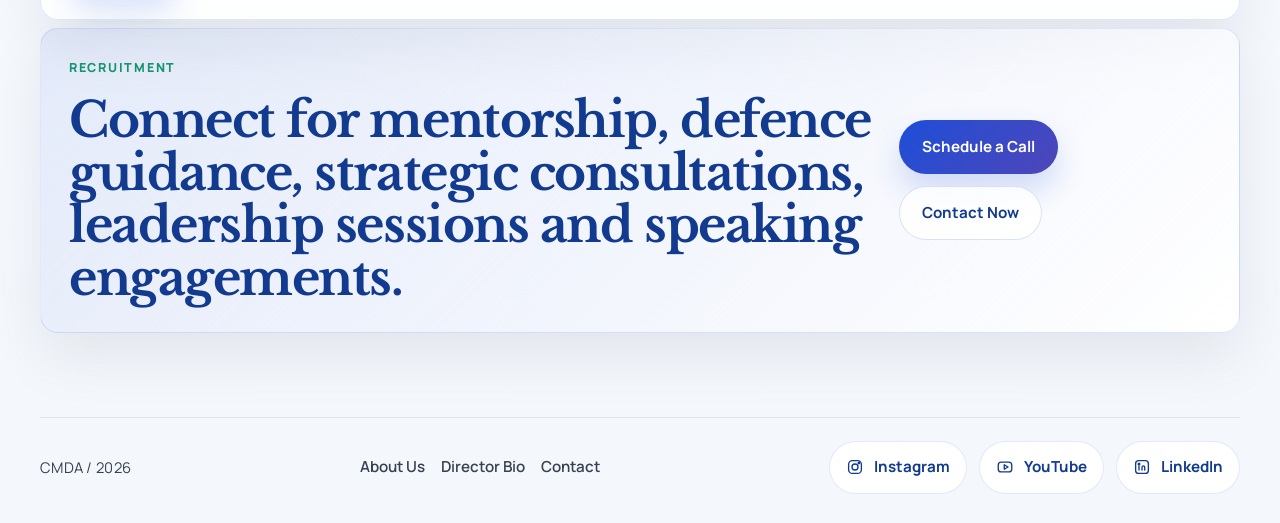
<file: contact.html>
<!doctype html>
<html lang="en">
  <head>
    <meta charset="utf-8" />
    <meta name="viewport" content="width=device-width, initial-scale=1" />
    <title>Colonel's Military & Defence Armoury | Contact</title>
    <link rel="preconnect" href="https://fonts.googleapis.com" />
    <link rel="preconnect" href="https://fonts.gstatic.com" crossorigin />
    <link
      href="https://fonts.googleapis.com/css2?family=Libre+Baskerville:wght@400;700&family=Manrope:wght@400;500;600;700;800&display=swap"
      rel="stylesheet"
    />
    <link rel="stylesheet" href="styles.css" />
  </head>
  <body>
    <div class="terrain" aria-hidden="true"></div>
    <div class="glow one" aria-hidden="true"></div>
    <div class="glow two" aria-hidden="true"></div>

    <header class="site-header">
      <div class="logo">
        <span class="logo-mark"></span>
        <span class="logo-text">Colonel's Military &amp; Defence Armoury</span>
      </div>
      <nav class="site-nav">
        <a href="index.html">Home</a>
        <a href="about.html">About Us</a>
        <a href="index.html#resources">Resources</a>
        <a href="index.html#e-library">E-Library</a>
        <a href="index.html#interviews">Interviews</a>
        <a href="index.html#training">SSB Training</a>
        <a href="bio.html">Director Bio</a>
        <a href="contact.html">Contact</a>
      </nav>
      <button class="cta">Join CMDA</button>
    </header>

    <main>
      <section class="page-hero reveal">
        <div>
          <p class="eyebrow">Contact</p>
          <h1 class="headline">
            Connect for mentorship.
            <span>Defence guidance and strategic consultations.</span>
          </h1>
          <p class="lead">
            Connect for mentorship, defence guidance, strategic consultations,
            leadership sessions and speaking engagements.
          </p>
          <div class="hero-actions">
            <button class="cta solid">Schedule a Call</button>
            <button class="cta ghost">Contact Now</button>
          </div>
        </div>
        <div class="panel reveal">
          <p class="eyebrow">HQ Details</p>
          <h2>Central Operations</h2>
          <p class="lead">4C-403 Gurjinder Vihar, AWHO Township, Greater Noida</p>
          <p class="mono">Pin: 201310</p>
          <p class="mono">+91 98189 92883</p>
          <p class="mono">cmda.newsmag@gmail.com</p>
        </div>
      </section>

      <section class="panel reveal">
        <div class="section-title">
          <p class="eyebrow">Send Message</p>
          <h2>Secure a response within 24 hours.</h2>
        </div>
        <form class="form-grid">
          <input type="text" name="name" placeholder="Full Name" />
          <input type="email" name="email" placeholder="Email Address" />
          <input type="text" name="subject" placeholder="Subject" />
          <textarea name="message" placeholder="Mission details"></textarea>
          <button class="cta solid" type="submit">Transmit</button>
        </form>
      </section>

      <section class="cta-bar reveal">
        <div>
          <p class="eyebrow">Recruitment</p>
          <h2>
            Connect for mentorship, defence guidance, strategic consultations,
            leadership sessions and speaking engagements.
          </h2>
        </div>
        <div class="cta-actions">
          <button class="cta solid">Schedule a Call</button>
          <button class="cta ghost">Contact Now</button>
        </div>
      </section>
    </main>

    <footer class="site-footer">
      <p class="mono">CMDA / 2026</p>
      <div class="footer-links">
        <a href="about.html">About Us</a>
        <a href="bio.html">Director Bio</a>
        <a href="contact.html">Contact</a>
      </div>
      <div class="social-links footer-social-links" aria-label="Social profiles">
        <a class="social-link" href="https://www.instagram.com/cmda.newsmag?igsh=cGYxbjd5dHB4bTIz" target="_blank" rel="noopener noreferrer" aria-label="Instagram">
          <svg viewBox="0 0 24 24" aria-hidden="true">
            <rect x="3.5" y="3.5" width="17" height="17" rx="5"></rect>
            <circle cx="12" cy="12" r="4"></circle>
            <circle cx="17.2" cy="6.8" r="1"></circle>
          </svg>
          <span>Instagram</span>
        </a>
        <a class="social-link" href="https://youtube.com/@coloneldrbhaskerguptaret-dw2mz?si=L4wlUFksmIxPOQcJ" target="_blank" rel="noopener noreferrer" aria-label="YouTube">
          <svg viewBox="0 0 24 24" aria-hidden="true">
            <rect x="3" y="5.5" width="18" height="13" rx="4"></rect>
            <path d="M11 9l5 3-5 3V9z"></path>
          </svg>
          <span>YouTube</span>
        </a>
        <a class="social-link" href="https://www.linkedin.com/in/bhasker-gupta-a6364b60?utm_source=share_via&utm_content=profile&utm_medium=member_android" target="_blank" rel="noopener noreferrer" aria-label="LinkedIn">
          <svg viewBox="0 0 24 24" aria-hidden="true">
            <rect x="3.5" y="3.5" width="17" height="17" rx="4"></rect>
            <path d="M8 10.5V16"></path>
            <circle cx="8" cy="8" r="1.1"></circle>
            <path d="M12 16v-3.3c0-1.5.8-2.2 1.8-2.2 1.2 0 1.8.8 1.8 2.2V16"></path>
          </svg>
          <span>LinkedIn</span>
        </a>
      </div>
    </footer>

    <script src="script.js"></script>
  </body>
</html>
</file>
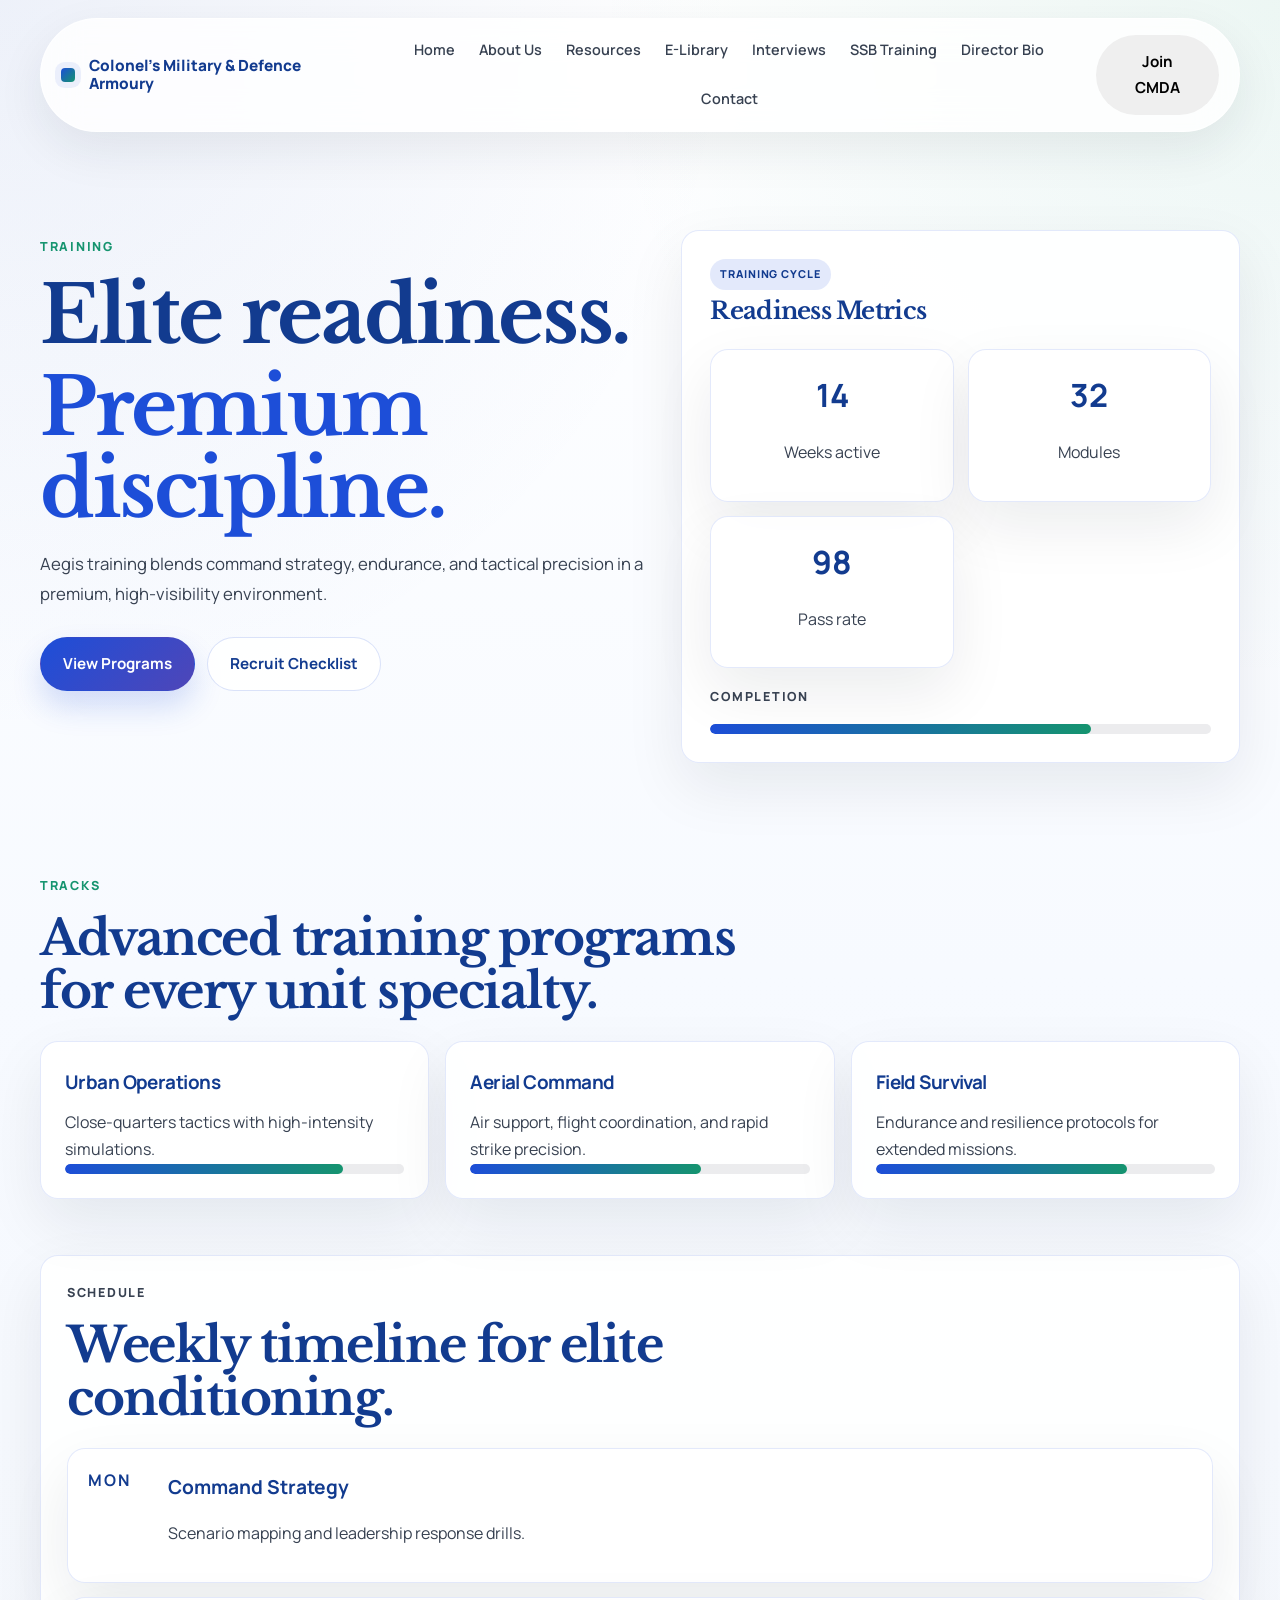
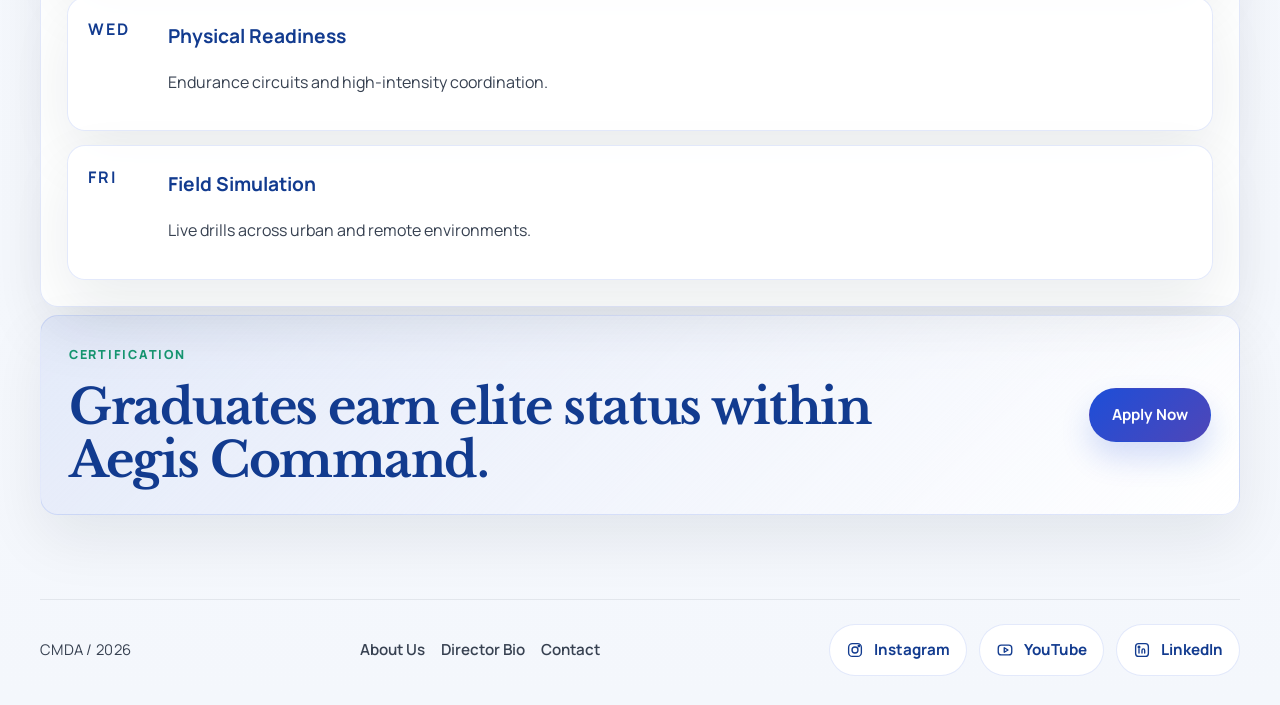
<file: training.html>
<!doctype html>
<html lang="en">
  <head>
    <meta charset="utf-8" />
    <meta name="viewport" content="width=device-width, initial-scale=1" />
    <title>Colonel's Military & Defence Armoury | Training</title>
    <link rel="preconnect" href="https://fonts.googleapis.com" />
    <link rel="preconnect" href="https://fonts.gstatic.com" crossorigin />
    <link
      href="https://fonts.googleapis.com/css2?family=Libre+Baskerville:wght@400;700&family=Manrope:wght@400;500;600;700;800&display=swap"
      rel="stylesheet"
    />
    <link rel="stylesheet" href="styles.css" />
  </head>
  <body>
    <div class="terrain" aria-hidden="true"></div>
    <div class="glow one" aria-hidden="true"></div>
    <div class="glow two" aria-hidden="true"></div>

    <header class="site-header">
      <div class="logo">
        <span class="logo-mark"></span>
        <span class="logo-text">Colonel's Military &amp; Defence Armoury</span>
      </div>
      <nav class="site-nav">
        <a href="index.html">Home</a>
        <a href="about.html">About Us</a>
        <a href="index.html#resources">Resources</a>
        <a href="index.html#e-library">E-Library</a>
        <a href="index.html#interviews">Interviews</a>
        <a href="index.html#training">SSB Training</a>
        <a href="bio.html">Director Bio</a>
        <a href="contact.html">Contact</a>
      </nav>
      <button class="cta">Join CMDA</button>
    </header>

    <main>
      <section class="page-hero">
        <div>
          <p class="eyebrow">Training</p>
          <h1 class="headline">Elite readiness.<span>Premium discipline.</span></h1>
          <p class="lead">
            Aegis training blends command strategy, endurance, and tactical
            precision in a premium, high-visibility environment.
          </p>
          <div class="hero-actions">
            <button class="cta solid">View Programs</button>
            <button class="cta ghost">Recruit Checklist</button>
          </div>
        </div>
        <div class="panel hero-mission">
          <span class="badge">Training Cycle</span>
          <h2>Readiness Metrics</h2>
          <div class="stat-grid">
            <div class="stat">
              <h3 data-count="14">0</h3>
              <p>Weeks active</p>
            </div>
            <div class="stat">
              <h3 data-count="32">0</h3>
              <p>Modules</p>
            </div>
            <div class="stat">
              <h3 data-count="98">0</h3>
              <p>Pass rate</p>
            </div>
          </div>
          <div>
            <p class="eyebrow">Completion</p>
            <div class="progress-track">
              <div class="progress-bar" data-progress="76"></div>
            </div>
          </div>
        </div>
      </section>

      <section>
        <div class="section-title">
          <p class="eyebrow">Tracks</p>
          <h2>Advanced training programs for every unit specialty.</h2>
        </div>
        <div class="card-grid">
          <article class="card">
            <h3>Urban Operations</h3>
            <p>Close-quarters tactics with high-intensity simulations.</p>
            <div class="progress-track">
              <div class="progress-bar" data-progress="82"></div>
            </div>
          </article>
          <article class="card">
            <h3>Aerial Command</h3>
            <p>Air support, flight coordination, and rapid strike precision.</p>
            <div class="progress-track">
              <div class="progress-bar" data-progress="68"></div>
            </div>
          </article>
          <article class="card">
            <h3>Field Survival</h3>
            <p>Endurance and resilience protocols for extended missions.</p>
            <div class="progress-track">
              <div class="progress-bar" data-progress="74"></div>
            </div>
          </article>
        </div>
      </section>

      <section class="panel">
        <div class="section-title">
          <p class="eyebrow">Schedule</p>
          <h2>Weekly timeline for elite conditioning.</h2>
        </div>
        <div class="timeline">
          <div class="timeline-item">
            <h4>MON</h4>
            <div>
              <h3>Command Strategy</h3>
              <p>Scenario mapping and leadership response drills.</p>
            </div>
          </div>
          <div class="timeline-item">
            <h4>WED</h4>
            <div>
              <h3>Physical Readiness</h3>
              <p>Endurance circuits and high-intensity coordination.</p>
            </div>
          </div>
          <div class="timeline-item">
            <h4>FRI</h4>
            <div>
              <h3>Field Simulation</h3>
              <p>Live drills across urban and remote environments.</p>
            </div>
          </div>
        </div>
      </section>

      <section class="cta-bar">
        <div>
          <p class="eyebrow">Certification</p>
          <h2>Graduates earn elite status within Aegis Command.</h2>
        </div>
        <button class="cta solid">Apply Now</button>
      </section>
    </main>

    <footer class="site-footer">
      <p class="mono">CMDA / 2026</p>
      <div class="footer-links">
        <a href="about.html">About Us</a>
        <a href="bio.html">Director Bio</a>
        <a href="contact.html">Contact</a>
      </div>
      <div class="social-links footer-social-links" aria-label="Social profiles">
        <a class="social-link" href="https://www.instagram.com/cmda.newsmag?igsh=cGYxbjd5dHB4bTIz" target="_blank" rel="noopener noreferrer" aria-label="Instagram">
          <svg viewBox="0 0 24 24" aria-hidden="true">
            <rect x="3.5" y="3.5" width="17" height="17" rx="5"></rect>
            <circle cx="12" cy="12" r="4"></circle>
            <circle cx="17.2" cy="6.8" r="1"></circle>
          </svg>
          <span>Instagram</span>
        </a>
        <a class="social-link" href="https://youtube.com/@coloneldrbhaskerguptaret-dw2mz?si=L4wlUFksmIxPOQcJ" target="_blank" rel="noopener noreferrer" aria-label="YouTube">
          <svg viewBox="0 0 24 24" aria-hidden="true">
            <rect x="3" y="5.5" width="18" height="13" rx="4"></rect>
            <path d="M11 9l5 3-5 3V9z"></path>
          </svg>
          <span>YouTube</span>
        </a>
        <a class="social-link" href="https://www.linkedin.com/in/bhasker-gupta-a6364b60?utm_source=share_via&utm_content=profile&utm_medium=member_android" target="_blank" rel="noopener noreferrer" aria-label="LinkedIn">
          <svg viewBox="0 0 24 24" aria-hidden="true">
            <rect x="3.5" y="3.5" width="17" height="17" rx="4"></rect>
            <path d="M8 10.5V16"></path>
            <circle cx="8" cy="8" r="1.1"></circle>
            <path d="M12 16v-3.3c0-1.5.8-2.2 1.8-2.2 1.2 0 1.8.8 1.8 2.2V16"></path>
          </svg>
          <span>LinkedIn</span>
        </a>
      </div>
    </footer>

    <script src="script.js"></script>
  </body>
</html>
</file>
<file: styles.css>
:root {
  --bg: #f8fbff;
  --surface: #ffffff;
  --surface-soft: #f4f7fc;
  --text: #1f2937;
  --muted: #374151;
  --line: rgba(29, 78, 216, 0.12);
  --shadow: 0 24px 60px rgba(15, 23, 42, 0.08);
  --royal: #1d4ed8;
  --royal-deep: #123b8f;
  --emerald: #15946f;
  --indigo: #4f46b8;
  --maroon: #6d2338;
  --yellow: #f2c14e;
  --pink: #de5c8b;
  --max-width: 1200px;
  --radius-lg: 26px;
  --radius-md: 18px;
  --radius-sm: 14px;
}

* {
  box-sizing: border-box;
}

html {
  scroll-behavior: smooth;
}

body {
  margin: 0;
  font-family: "Manrope", "Segoe UI", sans-serif;
  color: var(--text);
  background:
    radial-gradient(circle at top left, rgba(31, 77, 184, 0.08), transparent 28%),
    radial-gradient(circle at top right, rgba(21, 148, 111, 0.08), transparent 26%),
    linear-gradient(180deg, #ffffff 0%, #f7faff 42%, #f4f7fc 100%);
  line-height: 1.72;
  -webkit-font-smoothing: antialiased;
  text-rendering: optimizeLegibility;
}

img {
  display: block;
  max-width: 100%;
}

a {
  color: inherit;
}

.page-shell {
  position: relative;
  overflow: visible;
}

.page-shell::before,
.page-shell::after {
  content: "";
  position: fixed;
  width: 420px;
  height: 420px;
  border-radius: 50%;
  filter: blur(80px);
  opacity: 0.12;
  pointer-events: none;
  z-index: -1;
}

.page-shell::before {
  top: -120px;
  left: -120px;
  background: var(--royal);
}

.page-shell::after {
  right: -140px;
  bottom: 8%;
  background: var(--emerald);
}

.site-header {
  width: min(var(--max-width), calc(100% - 32px));
  margin: 18px auto 0;
  padding: 16px 20px;
  display: flex;
  align-items: center;
  justify-content: space-between;
  gap: 18px;
  position: sticky;
  top: 14px;
  z-index: 20;
  border: 1px solid rgba(255, 255, 255, 0.75);
  background: rgba(255, 255, 255, 0.82);
  backdrop-filter: blur(18px);
  border-radius: 999px;
  box-shadow: 0 18px 48px rgba(23, 34, 53, 0.08);
}

.header-top {
  display: contents;
}

.brand {
  display: inline-flex;
  align-items: center;
  gap: 14px;
  text-decoration: none;
  min-width: 0;
}

.brand-mark {
  width: 14px;
  height: 14px;
  border-radius: 4px;
  background: linear-gradient(135deg, var(--royal), var(--emerald));
  box-shadow: 0 0 0 6px rgba(31, 77, 184, 0.08);
  flex: 0 0 auto;
}

.brand-text {
  display: grid;
  gap: 2px;
  min-width: 0;
}

.brand-text strong {
  font-size: 0.96rem;
  line-height: 1.2;
  white-space: nowrap;
}

.brand-text span {
  font-size: 0.76rem;
  color: var(--muted);
}

.site-nav {
  display: flex;
  align-items: center;
  justify-content: center;
  gap: 24px;
  flex-wrap: wrap;
}

.nav-toggle {
  display: none;
  align-items: center;
  justify-content: center;
  width: 42px;
  height: 42px;
  padding: 0;
  border: 0;
  border-radius: 14px;
  background: transparent;
  color: var(--royal-deep);
  cursor: default;
}

.nav-toggle span {
  display: block;
  width: 22px;
  height: 2px;
  border-radius: 999px;
  background: currentColor;
}

.nav-toggle span + span {
  margin-top: 4px;
}

.site-nav a {
  position: relative;
  text-decoration: none;
  font-size: 0.9rem;
  font-weight: 600;
  color: var(--muted);
  transition: color 0.24s ease;
}

.site-nav a::after {
  content: "";
  position: absolute;
  left: 0;
  bottom: -8px;
  width: 100%;
  height: 2px;
  border-radius: 999px;
  background: linear-gradient(90deg, var(--royal), var(--emerald));
  transform: scaleX(0);
  transform-origin: left center;
  transition: transform 0.24s ease;
}

.site-nav a:hover,
.site-nav a.active {
  color: var(--text);
}

.site-nav a:hover::after,
.site-nav a.active::after {
  transform: scaleX(1);
}

.button {
  display: inline-flex;
  align-items: center;
  justify-content: center;
  gap: 10px;
  padding: 13px 22px;
  border-radius: 999px;
  border: 1px solid transparent;
  text-decoration: none;
  font-size: 0.95rem;
  font-weight: 700;
  position: relative;
  overflow: hidden;
  transform: translateZ(0);
  transition:
    transform 0.24s ease,
    box-shadow 0.24s ease,
    background-color 0.24s ease,
    border-color 0.24s ease,
    color 0.24s ease,
    filter 0.24s ease;
}

.button:hover {
  transform: translateY(-4px) scale(1.01);
}

.button:active {
  transform: translateY(1px) scale(0.985);
}

.button:focus-visible {
  outline: 3px solid rgba(31, 77, 184, 0.24);
  outline-offset: 4px;
}

.button-primary {
  color: #ffffff;
  background: linear-gradient(135deg, var(--royal), var(--indigo));
  box-shadow: 0 16px 30px rgba(31, 77, 184, 0.18);
}

.button-primary:hover {
  box-shadow:
    0 22px 42px rgba(31, 77, 184, 0.28),
    0 0 0 1px rgba(255, 255, 255, 0.18) inset;
  filter: saturate(1.08) brightness(1.02);
}

.button-secondary {
  color: var(--royal-deep);
  border-color: rgba(31, 77, 184, 0.18);
  background: rgba(255, 255, 255, 0.8);
}

.button-secondary:hover {
  border-color: rgba(79, 70, 184, 0.36);
  background: #ffffff;
  box-shadow: 0 18px 34px rgba(23, 34, 53, 0.08);
}

main {
  width: min(var(--max-width), calc(100% - 32px));
  margin: 0 auto;
  padding: 42px 0 84px;
}

section {
  padding: 56px 0;
}

.hero-section {
  min-height: calc(100vh - 150px);
  display: grid;
  grid-template-columns: minmax(0, 1.05fr) minmax(320px, 0.95fr);
  gap: 44px;
  align-items: center;
}

.hero-section h1 {
  max-width: 15ch;
}

.eyebrow,
.mini-label {
  margin: 0 0 16px;
  font-size: 0.78rem;
  font-weight: 800;
  letter-spacing: 0.14em;
  text-transform: uppercase;
}

.eyebrow {
  color: var(--emerald);
}

.mini-label {
  color: var(--royal);
}

h1,
h2,
h3,
blockquote {
  margin: 0;
  color: var(--royal-deep);
}

h1,
h2,
.card h3 {
  letter-spacing: -0.03em;
}

h1,
h2 {
  font-family: "Libre Baskerville", Georgia, serif;
}

h1 {
  max-width: 11ch;
  font-size: clamp(3rem, 7vw, 5.5rem);
  line-height: 1.02;
}

h1 span {
  color: var(--royal);
}

.hero-lead,
.section-heading p + h2 + p,
.card p,
.about-story p,
.hero-side-note p,
.contact-note,
.contact-address {
  color: var(--muted);
}

.lead,
.mono,
.panel p,
.table-row span,
.info-card p,
.book-card p {
  color: var(--muted);
}

.hero-lead {
  max-width: 60ch;
  margin: 24px 0 0;
  font-size: 1.08rem;
}

.hero-actions {
  display: flex;
  flex-wrap: wrap;
  gap: 14px;
  margin-top: 28px;
}

.hero-notes {
  display: flex;
  flex-wrap: wrap;
  gap: 12px;
  margin-top: 30px;
}

.hero-notes span {
  padding: 10px 14px;
  border-radius: 999px;
  background: rgba(255, 255, 255, 0.78);
  border: 1px solid rgba(23, 34, 53, 0.08);
  color: var(--text);
  font-size: 0.9rem;
  box-shadow: 0 10px 25px rgba(23, 34, 53, 0.04);
}

.hero-visual {
  display: grid;
  gap: 18px;
}

.portrait-card,
.card,
.hero-side-note {
  background: rgba(255, 255, 255, 0.88);
  border: 1px solid var(--line);
  box-shadow: var(--shadow);
}

.portrait-card {
  overflow: hidden;
  border-radius: 34px;
}

.portrait-card img,
.interview-visual img {
  width: 100%;
  height: 100%;
  object-fit: cover;
}

.portrait-caption {
  padding: 18px 20px 22px;
  background: linear-gradient(180deg, rgba(255, 255, 255, 0), #ffffff 38%);
}

.portrait-caption p {
  margin: 0;
  color: var(--muted);
}

.hero-side-note {
  padding: 22px 24px;
  border-radius: var(--radius-md);
}

.section-heading {
  max-width: 760px;
  margin-bottom: 28px;
}

.section-heading h2 {
  font-size: clamp(2rem, 4vw, 3.35rem);
  line-height: 1.1;
}

.card {
  border-radius: var(--radius-md);
  padding: 24px;
}

.card h3 {
  font-size: 1.18rem;
  margin-bottom: 10px;
}

.card p {
  margin: 0;
}

.about-grid,
.interview-grid {
  display: grid;
  grid-template-columns: minmax(0, 1.1fr) minmax(300px, 0.9fr);
  gap: 24px;
}

.about-story {
  padding: 30px;
}

.tag-list {
  display: flex;
  flex-wrap: wrap;
  gap: 10px;
}

.tag-list span {
  display: inline-flex;
  align-items: center;
  padding: 9px 12px;
  border-radius: 999px;
  background: rgba(29, 78, 216, 0.08);
  border: 1px solid rgba(29, 78, 216, 0.12);
  color: var(--royal-deep);
  font-size: 0.78rem;
  font-weight: 700;
}

.about-story p + p {
  margin-top: 18px;
}

.about-details,
.interview-content,
.resource-list {
  display: grid;
  gap: 18px;
}

.moments-grid {
  display: grid;
  grid-template-columns: repeat(2, minmax(0, 1fr));
  gap: 18px;
}

.events-grid {
  display: grid;
  grid-template-columns: repeat(2, minmax(0, 1fr));
  gap: 18px;
}

.video-grid {
  display: grid;
  grid-template-columns: repeat(2, minmax(0, 1fr));
  gap: 18px;
}

.team-grid {
  display: grid;
  grid-template-columns: repeat(2, minmax(0, 1fr));
  gap: 18px;
}

.team-card {
  padding: 0;
  overflow: hidden;
  display: grid;
  align-content: start;
}

.team-media {
  aspect-ratio: 3 / 4;
  overflow: hidden;
}

.team-media img {
  width: 100%;
  height: 100%;
  object-fit: cover;
  object-position: center top;
}

.team-body {
  display: grid;
  gap: 10px;
  padding: 22px;
}

.team-body h3 {
  font-size: 1.22rem;
  margin: 0;
}

.team-body p {
  margin: 0;
}

.team-body .badge {
  width: fit-content;
}

.moment-card {
  padding: 0;
  overflow: hidden;
  display: grid;
  align-content: start;
}

.event-card {
  padding: 0;
  overflow: hidden;
  display: grid;
  align-content: start;
}

.video-card {
  padding: 0;
  overflow: hidden;
  display: grid;
  align-content: start;
}

.moment-card img {
  width: 100%;
  aspect-ratio: 4 / 3;
  object-fit: cover;
}

.event-card img,
.event-card video {
  width: 100%;
  aspect-ratio: 4 / 3;
  object-fit: cover;
  background: #0f172a;
  display: block;
}

.video-card video {
  width: 100%;
  aspect-ratio: 4 / 3;
  object-fit: contain;
  background: #0f172a;
  display: block;
}

.moment-card figcaption {
  display: grid;
  gap: 10px;
  padding: 22px;
}

.event-card figcaption {
  display: grid;
  gap: 10px;
  padding: 22px;
}

.video-card figcaption {
  display: grid;
  gap: 10px;
  padding: 22px;
}

.moment-card h3 {
  font-size: 1.22rem;
  margin: 0;
}

.event-card h3 {
  font-size: 1.18rem;
  margin: 0;
}

.video-card h3 {
  font-size: 1.18rem;
  margin: 0;
}

.moment-card p {
  margin: 0;
}

.event-card p {
  margin: 0;
}

.video-card p {
  margin: 0;
}

.moment-card.featured {
  grid-column: 1 / -1;
}

.event-video-card video {
  object-position: center;
}

.video-card.featured {
  grid-column: 1 / -1;
}

.resource-layout {
  display: grid;
  grid-template-columns: minmax(280px, 0.92fr) minmax(0, 1.08fr);
  gap: 24px;
}

.library-panel {
  margin-top: 24px;
  padding: 30px;
}

.library-header {
  display: flex;
  align-items: end;
  justify-content: space-between;
  gap: 18px;
  margin-bottom: 20px;
}

.library-header h3 {
  font-size: 1.4rem;
}

.library-note {
  max-width: 34ch;
  color: var(--muted);
}

.library-grid {
  display: grid;
  grid-template-columns: repeat(4, minmax(0, 1fr));
  gap: 12px;
}

.library-link {
  display: grid;
  gap: 12px;
  padding: 18px 16px 16px;
  border-radius: 14px;
  border: 1px solid rgba(23, 34, 53, 0.08);
  background: rgba(255, 255, 255, 0.78);
  text-decoration: none;
  font-weight: 700;
  color: var(--royal-deep);
  position: relative;
  overflow: hidden;
  text-align: left;
  transition:
    transform 0.2s ease,
    border-color 0.2s ease,
    box-shadow 0.2s ease,
    background-color 0.2s ease,
    color 0.2s ease;
}

.library-link:hover {
  transform: translateY(-5px) scale(1.015);
  border-color: rgba(31, 77, 184, 0.28);
  background: linear-gradient(180deg, rgba(31, 77, 184, 0.06), rgba(255, 255, 255, 0.98));
  box-shadow:
    0 20px 40px rgba(23, 34, 53, 0.11),
    0 0 0 1px rgba(31, 77, 184, 0.08) inset;
}

.library-link:active {
  transform: translateY(1px) scale(0.99);
  box-shadow: 0 8px 16px rgba(23, 34, 53, 0.06);
}

.library-link:focus-visible {
  outline: 3px solid rgba(31, 77, 184, 0.22);
  outline-offset: 4px;
}

.issue-card h3,
.issue-card p,
.issue-more {
  transition:
    color 0.24s ease,
    transform 0.24s ease,
    opacity 0.24s ease;
}

.issue-more {
  display: inline-flex;
  align-items: center;
  gap: 8px;
  margin-top: 4px;
  justify-self: start;
  font-size: 0.8rem;
  font-weight: 800;
  letter-spacing: 0.08em;
  text-transform: uppercase;
  color: var(--royal-deep);
  opacity: 0.82;
}

.issue-more::after {
  content: ">";
  font-size: 0.98em;
  transition: transform 0.24s ease;
}

.library-link:hover h3 {
  color: var(--royal);
}

.library-link:hover p {
  color: var(--text);
}

.library-link:hover .issue-more {
  color: var(--royal);
  opacity: 1;
}

.library-link:hover .issue-more::after {
  transform: translateX(4px);
}


.library-disabled {
  opacity: 0.62;
  cursor: not-allowed;
}

.library-disabled p:last-child {
  color: var(--muted);
}

.resource-feature {
  padding: 30px;
  background:
    linear-gradient(180deg, rgba(31, 77, 184, 0.05), rgba(255, 255, 255, 0.88)),
    rgba(255, 255, 255, 0.9);
}

.resource-feature h3 {
  font-size: 1.5rem;
  margin-bottom: 12px;
}

.resource-feature p {
  margin-bottom: 14px;
}

.section-copy {
  max-width: 68ch;
  margin-top: 10px;
}

.current-affairs-section {
  padding-top: 18px;
}

.current-affairs-grid {
  display: grid;
  grid-template-columns: repeat(auto-fit, minmax(220px, 1fr));
  gap: 16px;
}

.issue-card {
  display: grid;
  gap: 14px;
  align-content: start;
}

.issue-card .button {
  justify-self: start;
}

.issue-card p {
  min-height: 4.5em;
}

.text-link {
  display: inline-flex;
  align-items: center;
  gap: 8px;
  margin-top: 4px;
  color: var(--royal-deep);
  font-weight: 700;
  text-decoration: none;
  transition: color 0.24s ease, transform 0.24s ease;
}

.text-link:hover {
  color: var(--indigo);
  transform: translateX(2px);
}

.interview-visual {
  padding: 0;
  overflow: hidden;
  min-height: 100%;
}

.interview-visual img {
  min-height: 100%;
}

blockquote {
  font-family: "Libre Baskerville", Georgia, serif;
  font-size: clamp(1.25rem, 2vw, 1.7rem);
  line-height: 1.45;
  color: var(--maroon);
}

.officer-card {
  display: grid;
  gap: 14px;
  align-content: start;
}

.officer-card h3 {
  font-family: "Libre Baskerville", Georgia, serif;
  font-size: clamp(1.45rem, 2.6vw, 2rem);
  line-height: 1.15;
}

.dropcap {
  float: left;
  margin-right: 6px;
  font-size: 2.9rem;
  line-height: 0.8;
  color: var(--royal);
}

.card-note {
  margin: 0;
  color: var(--royal);
  font-size: 0.72rem;
  font-weight: 800;
  letter-spacing: 0.1em;
  text-transform: uppercase;
}

.training-grid {
  display: grid;
  grid-template-columns: repeat(2, minmax(0, 1fr));
  gap: 18px;
}

.training-intro {
  grid-column: 1 / -1;
  padding: 28px 30px;
}

.contact-grid {
  display: grid;
  grid-template-columns: repeat(3, minmax(0, 1fr));
  gap: 18px;
}

.contact-link {
  display: block;
  width: fit-content;
  text-decoration: none;
  font-size: 1.12rem;
  font-weight: 800;
  color: var(--text);
}

.contact-link + .contact-link,
.contact-card .contact-note,
.contact-card .contact-address,
.contact-card .text-link {
  margin-top: 10px;
}

.contact-call-row {
  display: flex;
  align-items: center;
  gap: 10px;
  flex-wrap: wrap;
}

.contact-whatsapp-link {
  padding: 10px 14px;
  font-size: 0.92rem;
}

.site-footer {
  width: min(var(--max-width), calc(100% - 32px));
  margin: 0 auto 28px;
  padding: 22px 0 0;
  display: flex;
  align-items: center;
  justify-content: space-between;
  gap: 16px;
  border-top: 1px solid rgba(23, 34, 53, 0.08);
  color: var(--muted);
  font-size: 0.95rem;
}

.accent-emerald {
  border-color: rgba(21, 148, 111, 0.16);
  background: linear-gradient(180deg, rgba(21, 148, 111, 0.06), rgba(255, 255, 255, 0.92));
}

.accent-indigo {
  border-color: rgba(79, 70, 184, 0.16);
  background: linear-gradient(180deg, rgba(79, 70, 184, 0.06), rgba(255, 255, 255, 0.92));
}

.accent-maroon {
  border-color: rgba(109, 35, 56, 0.16);
  background: linear-gradient(180deg, rgba(109, 35, 56, 0.06), rgba(255, 255, 255, 0.92));
}

.accent-rose {
  border-color: rgba(222, 92, 139, 0.16);
  background: linear-gradient(180deg, rgba(222, 92, 139, 0.06), rgba(255, 255, 255, 0.92));
}

.reveal {
  opacity: 1;
  transform: none;
}

.reveal.is-visible {
  opacity: 1;
  transform: translateY(0);
}

.logo,
.brand {
  display: inline-flex;
  align-items: center;
  gap: 14px;
  text-decoration: none;
  min-width: 0;
}

.brand-mark,
.logo-mark {
  width: 14px;
  height: 14px;
  border-radius: 4px;
  background: linear-gradient(135deg, var(--royal), var(--emerald));
  box-shadow: 0 0 0 6px rgba(29, 78, 216, 0.08);
  flex: 0 0 auto;
}

.logo-text,
.brand-text strong {
  font-size: 0.96rem;
  line-height: 1.2;
  font-weight: 800;
  color: var(--royal-deep);
}

.brand-text {
  display: grid;
  gap: 2px;
}

.brand-text span {
  font-size: 0.76rem;
  color: var(--muted);
}

.page-hero {
  display: grid;
  grid-template-columns: minmax(0, 1.05fr) minmax(300px, 0.95fr);
  gap: 24px;
  align-items: start;
}

.page-hero > div:first-child {
  padding-top: 6px;
}

.headline {
  max-width: 11ch;
  font-size: clamp(2.75rem, 6.2vw, 4.95rem);
  line-height: 1.04;
}

.headline span {
  display: block;
  margin-top: 10px;
  color: var(--royal);
}

.lead {
  max-width: 62ch;
  margin: 18px 0 0;
  font-size: 1.05rem;
  line-height: 1.78;
}

.panel,
.card,
.hero-side-note,
.portrait-card,
.book-card,
.info-card,
.contact-card,
.timeline-item,
.stat,
.cta-bar,
.photo-slot,
.hero-mission,
.library-link {
  background: rgba(255, 255, 255, 0.9);
  border: 1px solid var(--line);
  box-shadow: var(--shadow);
  border-radius: var(--radius-md);
  transition:
    transform 0.24s ease,
    box-shadow 0.24s ease,
    border-color 0.24s ease;
}

.panel:hover,
.card:hover,
.hero-side-note:hover,
.portrait-card:hover,
.book-card:hover,
.info-card:hover,
.contact-card:hover,
.timeline-item:hover,
.stat:hover,
.cta-bar:hover,
.photo-slot:hover,
.hero-mission:hover,
.library-link:hover {
  transform: translateY(-4px);
  box-shadow: 0 28px 60px rgba(15, 23, 42, 0.1);
  border-color: rgba(29, 78, 216, 0.18);
}

.panel {
  padding: 26px;
}

.panel.content {
  display: grid;
  gap: 16px;
}

.section-heading,
.section-title {
  max-width: 760px;
  margin-bottom: 24px;
}

.section-heading h2,
.section-title h2,
.cta-bar h2 {
  font-size: clamp(1.9rem, 3.8vw, 3.1rem);
  line-height: 1.08;
}

.card {
  padding: 24px;
}

.hero-side-note {
  padding: 22px 24px;
}

.portrait-card {
  overflow: hidden;
  border-radius: var(--radius-md);
}

.photo-slot {
  overflow: hidden;
  min-height: 100%;
}

.photo-slot img {
  width: 100%;
  height: 100%;
  object-fit: cover;
}

.table-grid,
.info-grid,
.book-grid,
.card-grid,
.timeline,
.form-grid {
  display: grid;
  gap: 16px;
}

.card-grid {
  grid-template-columns: repeat(auto-fit, minmax(220px, 1fr));
}

.table-row {
  display: flex;
  flex-wrap: wrap;
  justify-content: space-between;
  gap: 14px;
  align-items: flex-start;
  padding: 18px 20px;
}

.table-row strong {
  font-size: 0.98rem;
}

.table-row span {
  flex: 1 1 320px;
  text-align: right;
}

.table-row.highlight {
  background: linear-gradient(180deg, rgba(29, 78, 216, 0.08), rgba(255, 255, 255, 0.94));
  border-color: rgba(29, 78, 216, 0.24);
}

.achievement-badge,
.badge {
  display: inline-flex;
  align-items: center;
  gap: 8px;
  padding: 6px 10px;
  border-radius: 999px;
  background: rgba(29, 78, 216, 0.12);
  color: var(--royal-deep);
  font-size: 0.68rem;
  font-weight: 800;
  letter-spacing: 0.08em;
  text-transform: uppercase;
  white-space: nowrap;
}

.info-grid {
  grid-template-columns: repeat(auto-fit, minmax(220px, 1fr));
}

.info-card {
  padding: 22px;
}

.info-card h4,
.book-card h3,
.table-row strong,
.timeline-item h3,
.stat h3 {
  color: var(--royal-deep);
}

.book-grid {
  grid-template-columns: repeat(auto-fit, minmax(240px, 1fr));
}

.book-card h3 {
  font-size: 1.08rem;
  margin-bottom: 10px;
}

.book-card p {
  margin-top: 8px;
  font-weight: 700;
}

.list {
  margin: 0;
  padding-left: 1.2rem;
  display: grid;
  gap: 10px;
  color: var(--muted);
}

.list li::marker {
  color: var(--royal);
}

.social-links {
  display: flex;
  flex-wrap: wrap;
  gap: 12px;
  margin-top: 18px;
}

.social-link {
  display: inline-flex;
  align-items: center;
  gap: 10px;
  padding: 12px 16px;
  border-radius: 999px;
  border: 1px solid var(--line);
  background: rgba(255, 255, 255, 0.92);
  color: var(--royal-deep);
  text-decoration: none;
  font-weight: 700;
  transition:
    transform 0.24s ease,
    box-shadow 0.24s ease,
    border-color 0.24s ease,
    color 0.24s ease;
}

.social-link:hover {
  transform: translateY(-2px);
  border-color: rgba(29, 78, 216, 0.24);
  box-shadow: 0 16px 30px rgba(15, 23, 42, 0.08);
}

.social-link-whatsapp {
  color: #128c7e;
  border-color: rgba(18, 140, 126, 0.16);
}

.social-link-whatsapp:hover {
  border-color: rgba(18, 140, 126, 0.28);
}

.social-link-whatsapp .whatsapp-icon {
  width: 20px;
  height: 20px;
  overflow: visible;
  filter: drop-shadow(0 1px 1px rgba(0, 0, 0, 0.12));
}

.social-link-whatsapp .whatsapp-badge {
  fill: url(#whatsapp-grad);
  stroke: none;
}

.social-link-whatsapp .whatsapp-handset {
  fill: #ffffff;
  stroke: none;
}

.social-link svg {
  width: 18px;
  height: 18px;
  stroke: currentColor;
  fill: none;
  stroke-width: 1.8;
  stroke-linecap: round;
  stroke-linejoin: round;
  flex: 0 0 auto;
}

.cta {
  display: inline-flex;
  align-items: center;
  justify-content: center;
  gap: 10px;
  padding: 13px 22px;
  border-radius: 999px;
  border: 1px solid transparent;
  font: inherit;
  font-size: 0.95rem;
  font-weight: 700;
  text-decoration: none;
  cursor: pointer;
  transition:
    transform 0.24s ease,
    box-shadow 0.24s ease,
    background-color 0.24s ease,
    border-color 0.24s ease,
    color 0.24s ease;
}

.cta:hover {
  transform: translateY(-1px);
}

.cta.solid {
  color: #ffffff;
  background: linear-gradient(135deg, var(--royal), var(--indigo));
  box-shadow: 0 16px 30px rgba(29, 78, 216, 0.18);
}

.cta.solid:hover {
  box-shadow: 0 18px 34px rgba(29, 78, 216, 0.24);
}

.cta.ghost {
  color: var(--royal-deep);
  border-color: rgba(29, 78, 216, 0.16);
  background: rgba(255, 255, 255, 0.84);
}

.cta.ghost:hover {
  border-color: rgba(29, 78, 216, 0.28);
  background: #ffffff;
}

.cta-actions,
.hero-actions {
  display: flex;
  flex-wrap: wrap;
  gap: 12px;
}

.cta-bar {
  display: flex;
  align-items: center;
  justify-content: space-between;
  gap: 20px;
  padding: 28px;
  margin-top: 8px;
  background: linear-gradient(135deg, rgba(29, 78, 216, 0.08), rgba(255, 255, 255, 0.96));
}

.cta-bar h2 {
  max-width: 22ch;
}

.stat-grid {
  display: grid;
  grid-template-columns: repeat(auto-fit, minmax(160px, 1fr));
  gap: 14px;
  margin: 18px 0;
}

.stat {
  text-align: center;
  padding: 18px 14px;
}

.stat h3 {
  margin-bottom: 6px;
  font-size: 2rem;
}

.progress-track {
  width: 100%;
  height: 10px;
  border-radius: 999px;
  background: rgba(15, 23, 42, 0.08);
  overflow: hidden;
}

.progress-bar {
  width: 0;
  height: 100%;
  border-radius: inherit;
  background: linear-gradient(90deg, var(--royal), var(--emerald));
  transition: width 1.2s ease;
}

.timeline {
  gap: 14px;
}

.timeline-item {
  display: grid;
  grid-template-columns: 64px 1fr;
  gap: 16px;
  align-items: start;
  padding: 18px 20px;
}

.timeline-item h4 {
  margin: 0;
  color: var(--royal-deep);
  letter-spacing: 0.12em;
}

.timeline-item h3 {
  margin: 4px 0 6px;
  font-size: 1.2rem;
}

.form-grid {
  grid-template-columns: repeat(2, minmax(0, 1fr));
}

.form-grid input,
.form-grid textarea {
  width: 100%;
  padding: 16px 18px;
  border-radius: 16px;
  border: 1px solid var(--line);
  background: rgba(255, 255, 255, 0.92);
  font: inherit;
  color: var(--text);
  box-shadow: 0 10px 24px rgba(15, 23, 42, 0.04);
  transition:
    border-color 0.24s ease,
    box-shadow 0.24s ease,
    transform 0.24s ease;
}

.form-grid input:focus,
.form-grid textarea:focus {
  outline: none;
  border-color: rgba(29, 78, 216, 0.42);
  box-shadow: 0 0 0 4px rgba(29, 78, 216, 0.08);
}

.form-grid textarea {
  grid-column: 1 / -1;
  min-height: 180px;
  resize: vertical;
}

.form-grid .cta {
  justify-self: start;
}

.footer-links {
  display: flex;
  align-items: center;
  gap: 16px;
  flex-wrap: wrap;
}

.footer-links a {
  color: var(--muted);
  text-decoration: none;
  font-weight: 600;
  transition: color 0.24s ease;
}

.footer-links a:hover {
  color: var(--royal-deep);
}

.footer-social-links {
  margin-top: 0;
  justify-content: flex-end;
}

.mono {
  font-size: 0.92rem;
  letter-spacing: 0.02em;
}

.contact-link {
  color: var(--royal-deep);
  font-size: 1.08rem;
}

.contact-card {
  display: grid;
  gap: 12px;
  align-content: start;
}

.contact-card .contact-note,
.contact-card .contact-address {
  margin: 0;
}

.contact-card .text-link {
  margin-top: 6px;
}

.library-link {
  border-radius: 16px;
}

.library-link:hover {
  transform: translateY(-5px) scale(1.015);
}

.hero-mission {
  padding: 28px;
}

.inspiration-section {
  display: flex;
  align-items: center;
  justify-content: center;
  padding: 84px 0;
}

.inspiration-card {
  overflow: hidden;
  max-width: 600px;
  width: 100%;
  padding: 0;
}

.inspiration-card img {
  width: 100%;
  height: auto;
  display: block;
  object-fit: cover;
}

.inspiration-card figcaption {
  padding: 20px 24px;
  background: linear-gradient(180deg, rgba(255, 255, 255, 0), #ffffff 38%);
  text-align: center;
}

.inspiration-card figcaption p {
  margin: 0;
  color: var(--muted);
  font-style: italic;
  font-size: 0.95rem;
}

@media (prefers-reduced-motion: reduce) {
  html {
    scroll-behavior: auto;
  }

  .reveal {
    opacity: 1;
    transform: none;
    transition: none;
  }

  .button,
  .site-nav a::after {
    transition: none;
  }
}

@media (max-width: 1120px) {
  .site-header {
    border-radius: 28px;
    align-items: flex-start;
  }

  .header-cta {
    display: none;
  }

  .hero-section,
  .page-hero,
  .about-grid,
  .interview-grid,
  .resource-layout,
  .moments-grid,
  .events-grid,
  .video-grid {
    grid-template-columns: 1fr;
  }

  .contact-grid {
    grid-template-columns: 1fr 1fr;
  }
}

@media (max-width: 820px) {
  .site-header {
    margin-top: 12px;
    padding: 18px 18px 16px;
  }

  .site-nav {
    gap: 14px 18px;
    justify-content: flex-start;
  }

  main {
    padding-top: 24px;
  }

  .hero-section {
    min-height: auto;
    gap: 28px;
  }

  .page-hero {
    gap: 28px;
  }

  .training-grid,
  .contact-grid,
  .form-grid {
    grid-template-columns: 1fr;
  }

  .moment-card.featured {
    grid-column: auto;
  }

  .video-card.featured {
    grid-column: auto;
  }

  .cta-bar {
    flex-direction: column;
    align-items: flex-start;
  }

  .library-header {
    align-items: flex-start;
    flex-direction: column;
  }

  .library-grid {
    grid-template-columns: repeat(2, minmax(0, 1fr));
  }

  .team-grid {
    grid-template-columns: 1fr;
  }

  .site-footer {
    flex-direction: column;
    align-items: flex-start;
  }

  .footer-social-links {
    justify-content: flex-start;
  }
}

@media (max-width: 560px) {
  body {
    line-height: 1.55;
  }

  .site-header {
    width: calc(100% - 24px);
    padding: 16px 16px 18px;
    border-radius: 28px;
    gap: 12px;
    flex-direction: column;
    align-items: stretch;
  }

  .header-top {
    display: flex;
    align-items: center;
    justify-content: space-between;
    gap: 12px;
    width: 100%;
  }

  .nav-toggle {
    display: inline-flex;
    flex: 0 0 auto;
  }

  .brand {
    min-width: 0;
    max-width: calc(100% - 56px);
  }

  .brand-mark {
    width: 16px;
    height: 16px;
    box-shadow: 0 0 0 5px rgba(31, 77, 184, 0.08);
  }

  .brand-text {
    display: block;
    overflow: hidden;
  }

  .brand-text strong {
    display: block;
    max-width: 100%;
    font-size: 0.95rem;
    line-height: 1.05;
    white-space: nowrap;
    overflow: hidden;
    text-overflow: ellipsis;
  }

  .brand-text span {
    display: none;
  }

  .site-nav {
    width: 100%;
    display: flex;
    flex-wrap: wrap;
    justify-content: flex-start;
    gap: 14px 24px;
    padding-top: 2px;
  }

  .site-nav a {
    font-size: 0.92rem;
    font-weight: 700;
  }

  .site-nav a::after {
    display: none;
  }

  section {
    padding: 32px 0;
  }

  .card,
  .about-story,
  .resource-feature,
  .training-intro {
    padding: 20px;
  }

  .panel {
    padding: 20px;
  }

  .table-row {
    padding: 16px 18px;
  }

  .table-row span {
    flex-basis: 100%;
    text-align: left;
  }

  .timeline-item {
    grid-template-columns: 1fr;
  }

  .cta-bar {
    padding: 22px;
  }

  h1 {
    max-width: none;
    font-size: clamp(2.45rem, 13vw, 3.5rem);
  }

  .section-heading h2 {
    font-size: clamp(1.8rem, 9vw, 2.6rem);
  }
}
</file>
